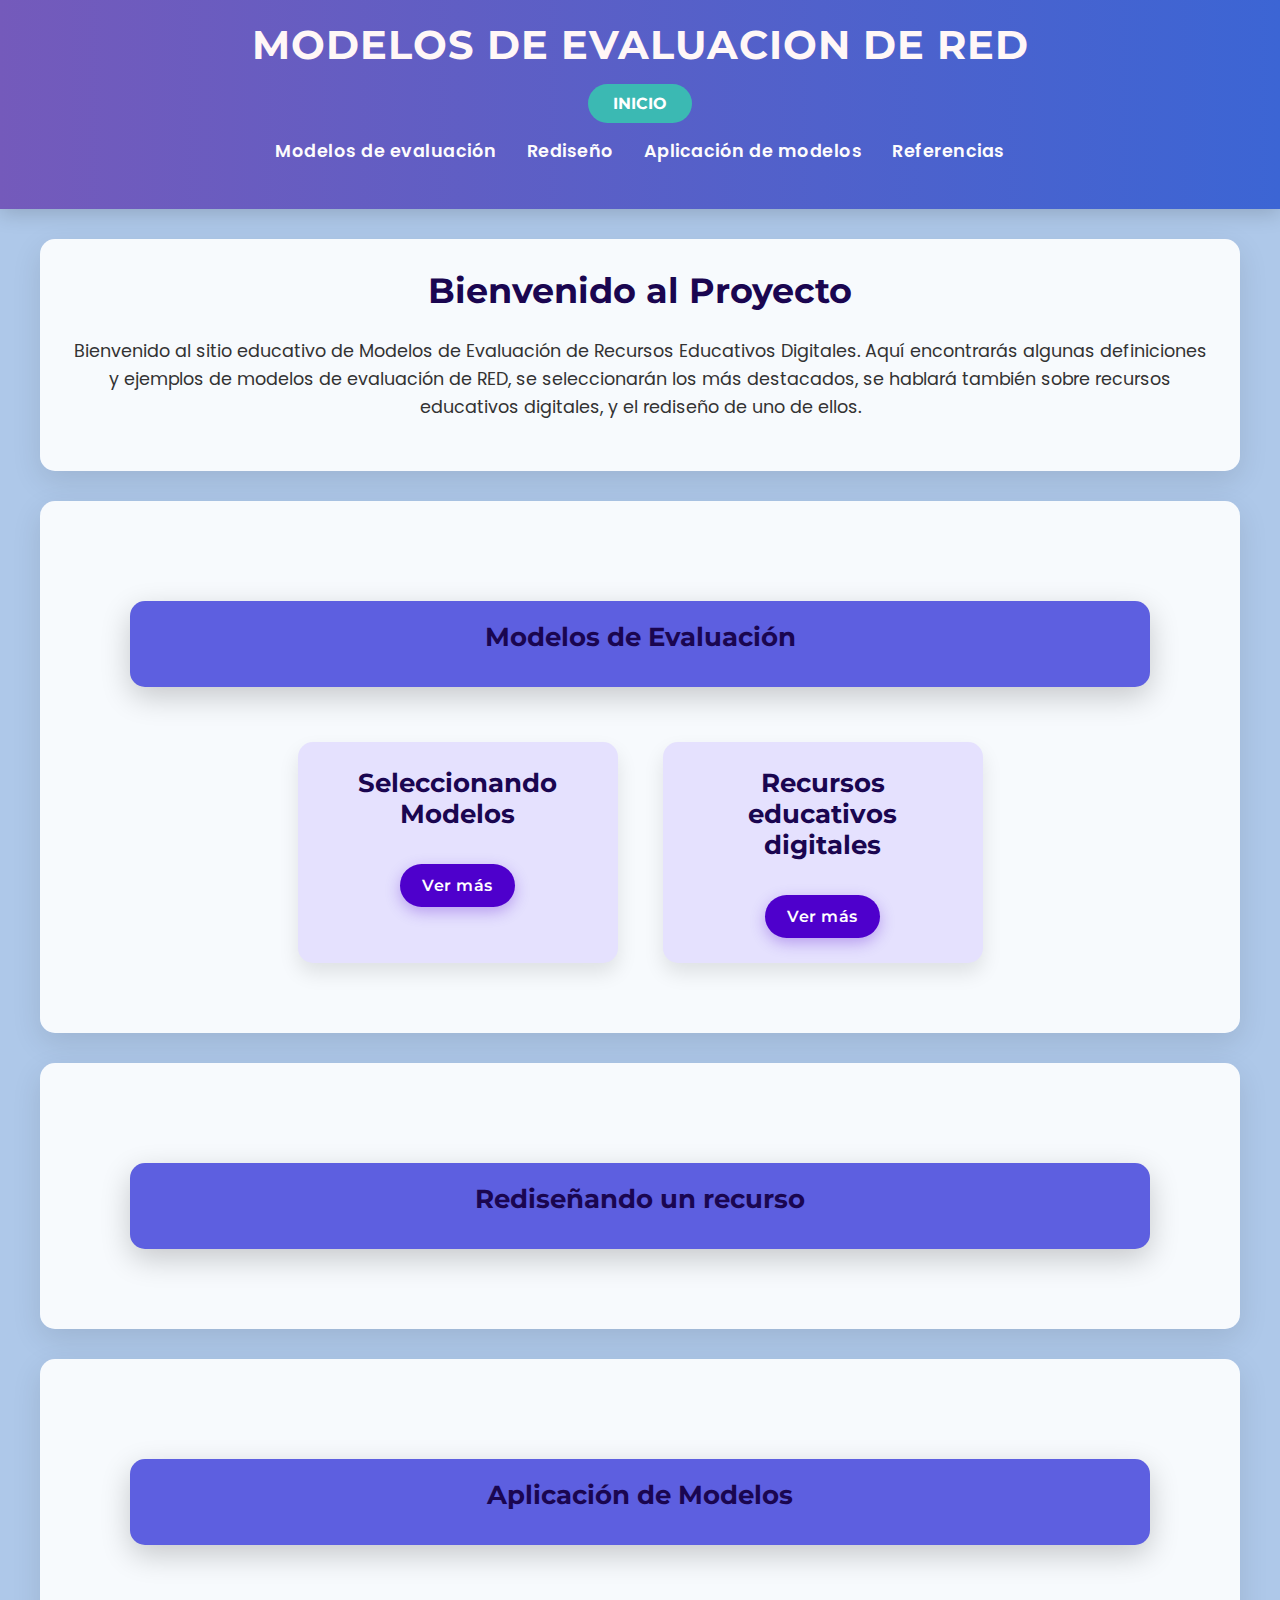
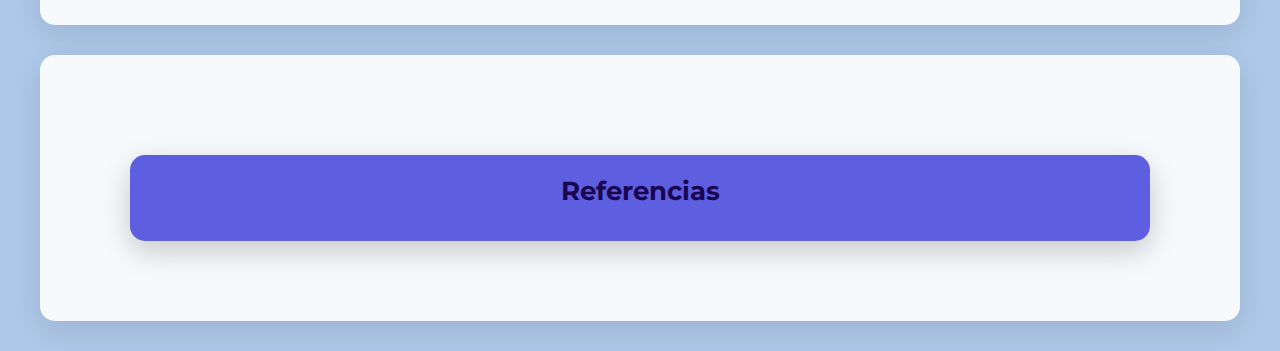
<file: index.html>
<!DOCTYPE html>
<html lang="es">
<head>
    <meta charset="UTF-8">
    <meta name="viewport" content="width=device-width, initial-scale=1.0">
    <link href="https://fonts.googleapis.com/css2?family=Montserrat:wght@400;500;600;700&family=Poppins:wght@300;400;500;600;700&display=swap" rel="stylesheet">
    <title>MODELOS DE EVALUACION DE RED</title>
    <style>
        * {
            margin: 0;
            padding: 0;
            box-sizing: border-box;
            font-family: 'Poppins', sans-serif;
        }
        
        body {
            background-color: #aec8e9;
            padding: 20px;
            background-size: 60px 60px;
            font-family: 'Poppins', sans-serif;
            margin: 0;
            padding: 0;
            overflow: auto;
            color: #000000;
        }
        
        header {
            background: linear-gradient(to right, #745abb, #3c65d4);
            color: #fff7f7;
            text-align: center;
            padding: 20px;
            box-shadow: 0 4px 20px rgba(0, 0, 0, 0.178);
            position: relative;
        }
        
        h1 {
            margin: 0;
            font-size: 2.5em;
            font-family: 'Montserrat', sans-serif;
            font-weight: 700;
            text-transform: uppercase;
            letter-spacing: 1px;
        }
        
        .btn-inicio {
            background-color: #3bb9b3;
            color: white;
            border: none;
            padding: 10px 25px;
            border-radius: 30px;
            font-size: 16px;
            cursor: pointer;
            transition: all 0.3s ease;
            margin-top: 15px;
            font-weight: bold;
            text-decoration: none;
            display: inline-block;
            font-family: 'Montserrat', sans-serif;
        }
        
        .btn-inicio:hover {
            background-color: #22948e;
            box-shadow: 0 5px 15px rgba(0, 0, 0, 0.3);
            transform: translateY(-2px);
        }
        
        nav {
            margin-bottom: 10px;
            padding: 15px;
        }
        
        nav ul {
            list-style: none;
            padding: 0;
            display: flex;
            justify-content: center;
        }
        
        nav ul li {
            display: inline;
            margin: 0 15px;
        }
        
        nav ul li a {
            color: #fdfcfd;
            text-decoration: none;
            font-weight: 600;
            transition: all 0.3s ease;
            font-size: 1.1em;
            letter-spacing: 0.5px;
            position: relative;
        }
        
        nav ul li a::after {
            content: '';
            position: absolute;
            width: 0;
            height: 2px;
            bottom: -5px;
            left: 0;
            background-color: #ffffff;
            transition: width 0.3s ease;
        }
        
        nav ul li a:hover {
            color: #ffffff;
        }
        
        nav ul li a:hover::after {
            width: 100%;
        }
        
        .promo-container {
            display: flex;
            flex-wrap: wrap;
            justify-content: center;
            gap: 25px;
            padding: 30px;
            margin-top: 30px;
        }
        
        .promo {
            background-color: #e5e1fe;
            border: none;
            border-radius: 15px;
            box-shadow: 0 10px 20px rgba(0, 0, 0, 0.1);
            width: 320px;
            padding: 25px;
            text-align: center;
            transition: all 0.4s ease;
            margin: 10px;
            text-decoration: none;
            color: inherit;
        }
        
        .promo-main {
            background-color: #5d5fe0;
            color: #ffffff;
            width: calc(100% - 60px);
            padding: 20px;
            border-radius: 15px;
            display: flex;
            align-items: center;
            justify-content: center;
            border: none;
            box-shadow: 0 10px 30px rgba(0, 0, 0, 0.2);
            margin-bottom: 20px;
        }
        
        .promo-main a {
            color: #ffffff;
            text-decoration: none;
        }
        
        .promo h2 {
            font-family: 'Montserrat', sans-serif;
            font-size: 1.6em;
            margin-bottom: 15px;
            transition: all 0.3s ease;
        }
        
        .promo:hover {
            transform: translateY(-8px);
            box-shadow: 0 15px 30px rgba(0, 0, 0, 0.2);
        }
        
        .promo:hover h2 {
            transform: scale(1.05);
        }
        
        .btn-primary {
            display: inline-block;
            margin-top: 20px;
            background-color: #4e00cc;
            color: #FFFFFF;
            text-decoration: none;
            padding: 12px 22px;
            border-radius: 30px;
            font-size: 1rem;
            font-weight: 600;
            font-family: 'Montserrat', sans-serif;
            transition: all 0.3s ease;
            border: none;
            letter-spacing: 0.5px;
            box-shadow: 0 5px 15px rgba(78, 0, 204, 0.3);
        }
        
        .btn-primary:hover {
            background-color: #29058b;
            transform: translateY(-3px);
            box-shadow: 0 8px 20px rgba(117, 0, 153, 0.4);
        }
        
        section {
            margin: 30px auto;
            background-color: rgba(255, 255, 255, 0.9);
            padding: 30px;
            border-radius: 15px;
            box-shadow: 0 10px 30px rgba(0, 0, 0, 0.1);
            max-width: 1200px;
        }
        
        h2 {
            font-size: 2.2em;
            color: #1a0650;
            margin-bottom: 25px;
            text-align: center;
            font-family: 'Montserrat', sans-serif;
            font-weight: 700;
        }
        
        p {
            text-align: center;
            font-size: 1.1em;
            line-height: 1.6;
            color: #333;
            margin-bottom: 20px;
        }
        
        strong {
            color: #1c0755;
            font-weight: 600;
        }
        
        /* Estilo para el modal usando :target */
        .modal {
            position: fixed;
            top: 0;
            left: 0;
            width: 100%;
            height: 100%;
            background-color: rgba(0,0,0,0.7);
            z-index: 1000;
            opacity: 0;
            visibility: hidden;
            transition: opacity 0.3s, visibility 0.3s;
            display: flex;
            align-items: center;
            justify-content: center;
        }
        
        .modal:target {
            opacity: 1;
            visibility: visible;
        }
        
        .modal-content {
            background-color: white;
            padding: 35px;
            border-radius: 15px;
            max-width: 500px;
            width: 90%;
            box-shadow: 0 15px 50px rgba(0, 0, 0, 0.3);
            position: relative;
            transform: translateY(-50px);
            transition: transform 0.4s cubic-bezier(0.175, 0.885, 0.32, 1.275);
        }
        
        .modal:target .modal-content {
            transform: translateY(0);
        }
        
        .close-modal {
            position: absolute;
            top: 15px;
            right: 15px;
            font-size: 28px;
            text-decoration: none;
            color: #7f8c8d;
            font-weight: bold;
            transition: all 0.3s ease;
        }
        
        .close-modal:hover {
            color: #e74c3c;
            transform: rotate(90deg);
        }
        
        .modal-info {
            text-align: center;
        }
        
        .modal-info h2 {
            font-size: 1.8em;
            color: #1c0755;
            margin-bottom: 20px;
        }
        
        .modal-info p {
            margin: 12px 0;
            font-size: 1.1em;
            line-height: 1.6;
        }
        
        .modal-image {
            width: 140px;
            height: 140px;
            border-radius: 50%;
            object-fit: cover;
            margin: 0 auto 25px;
            display: block;
            border: 5px solid #3498db;
            box-shadow: 0 10px 20px rgba(52, 152, 219, 0.3);
            transition: all 0.3s ease;
        }
        
        .modal-image:hover {
            transform: scale(1.05);
            box-shadow: 0 12px 25px rgba(52, 152, 219, 0.4);
        }
        
    </style>
</head>
<body>
    <header>
        <h1>MODELOS DE EVALUACION DE RED</h1>
        <a href="#personalInfoModal" class="btn-inicio">INICIO</a>
        <nav>
            <ul>
                <li><a href="#Modelos">Modelos de evaluación</a></li>
                <li><a href="#Rediseño">Rediseño</a></li>
                <li><a href="#Aplicación">Aplicación de modelos</a></li>
                <li><a href="#Referencias">Referencias</a></li>
            </ul>
        </nav>
    </header>
    <main>
        <section class="cover">
            <h2>Bienvenido al Proyecto</h2>
            <p>Bienvenido al sitio educativo de Modelos de Evaluación de Recursos Educativos Digitales. Aquí encontrarás algunas definiciones y ejemplos de modelos de evaluación de RED, se seleccionarán los más destacados, se hablará también sobre recursos educativos digitales, y el rediseño de uno de ellos.</p>
        </section>
    </main>


    <section id="Modelos">
        <div class="promo-container">
            <div class="promo promo-main">
                <a href="./modelos.html">
                    <h2>Modelos de Evaluación</h2>
                </a>
            </div>
            <div class="promo">
                <h2>Seleccionando Modelos</h2>
                <a href="./seleccionados.html" class="btn-primary">Ver más</a>
            </div>
            <div class="promo">
                <h2>Recursos educativos digitales</h2>
                <a href="./recursos.html" class="btn-primary">Ver más</a>
            </div>
        </div>
    </section>

    <section id="Rediseño">
        <div class="promo-container">
            <div class="promo promo-main">
                <a href="./Rediseño.html">
                    <h2>Rediseñando un recurso</h2>
                </a>
                
            </div>        
        </div>
    </section>

    <section id="Aplicación">
        <div class="promo-container">
            <div class="promo promo-main">
                <a href="./aplicacion.html">
                    <h2>Aplicación de Modelos</h2>
                </a>
            </div>
        </div>
    </section>

    <section id="Referencias">
        <div class="promo-container">
            <div class="promo promo-main">
                <a href="./referencias.html">
                    <h2>Referencias</h2>
                </a>
            </div>
        </div>
    </section>

    <!-- Modal para información personal usando :target -->
    <div id="personalInfoModal" class="modal">
        <div class="modal-content">
            <a href="#" class="close-modal">&times;</a>
            <img src="./uni.png" alt="Imagen de perfil" class="modal-image">
            <div class="modal-info">
                <h2>Presentación Personal</h2>
                <p><strong>Nombre:</strong> Jorge Hernán Castiblanco Arroyave</p>
                <p><strong>Profesor:</strong> Dora Nuvia Bayona Pinto</p>
                <p><strong>Universidad:</strong> UNIVERSIDAD DE SANTANDER</p>
                <p>Bienvenido al sitio educativo de Modelos de Evaluación de Recursos Educativos Digitales. Aquí encontrarás algunas definiciones y ejemplos de modelos de evaluación de RED, se seleccionarán los más destacados, se hablará también sobre recursos educativos digitales, y el rediseño de uno de ellos.</p>
            </div>
        </div>
    </div>
</body>
</html>
</file>
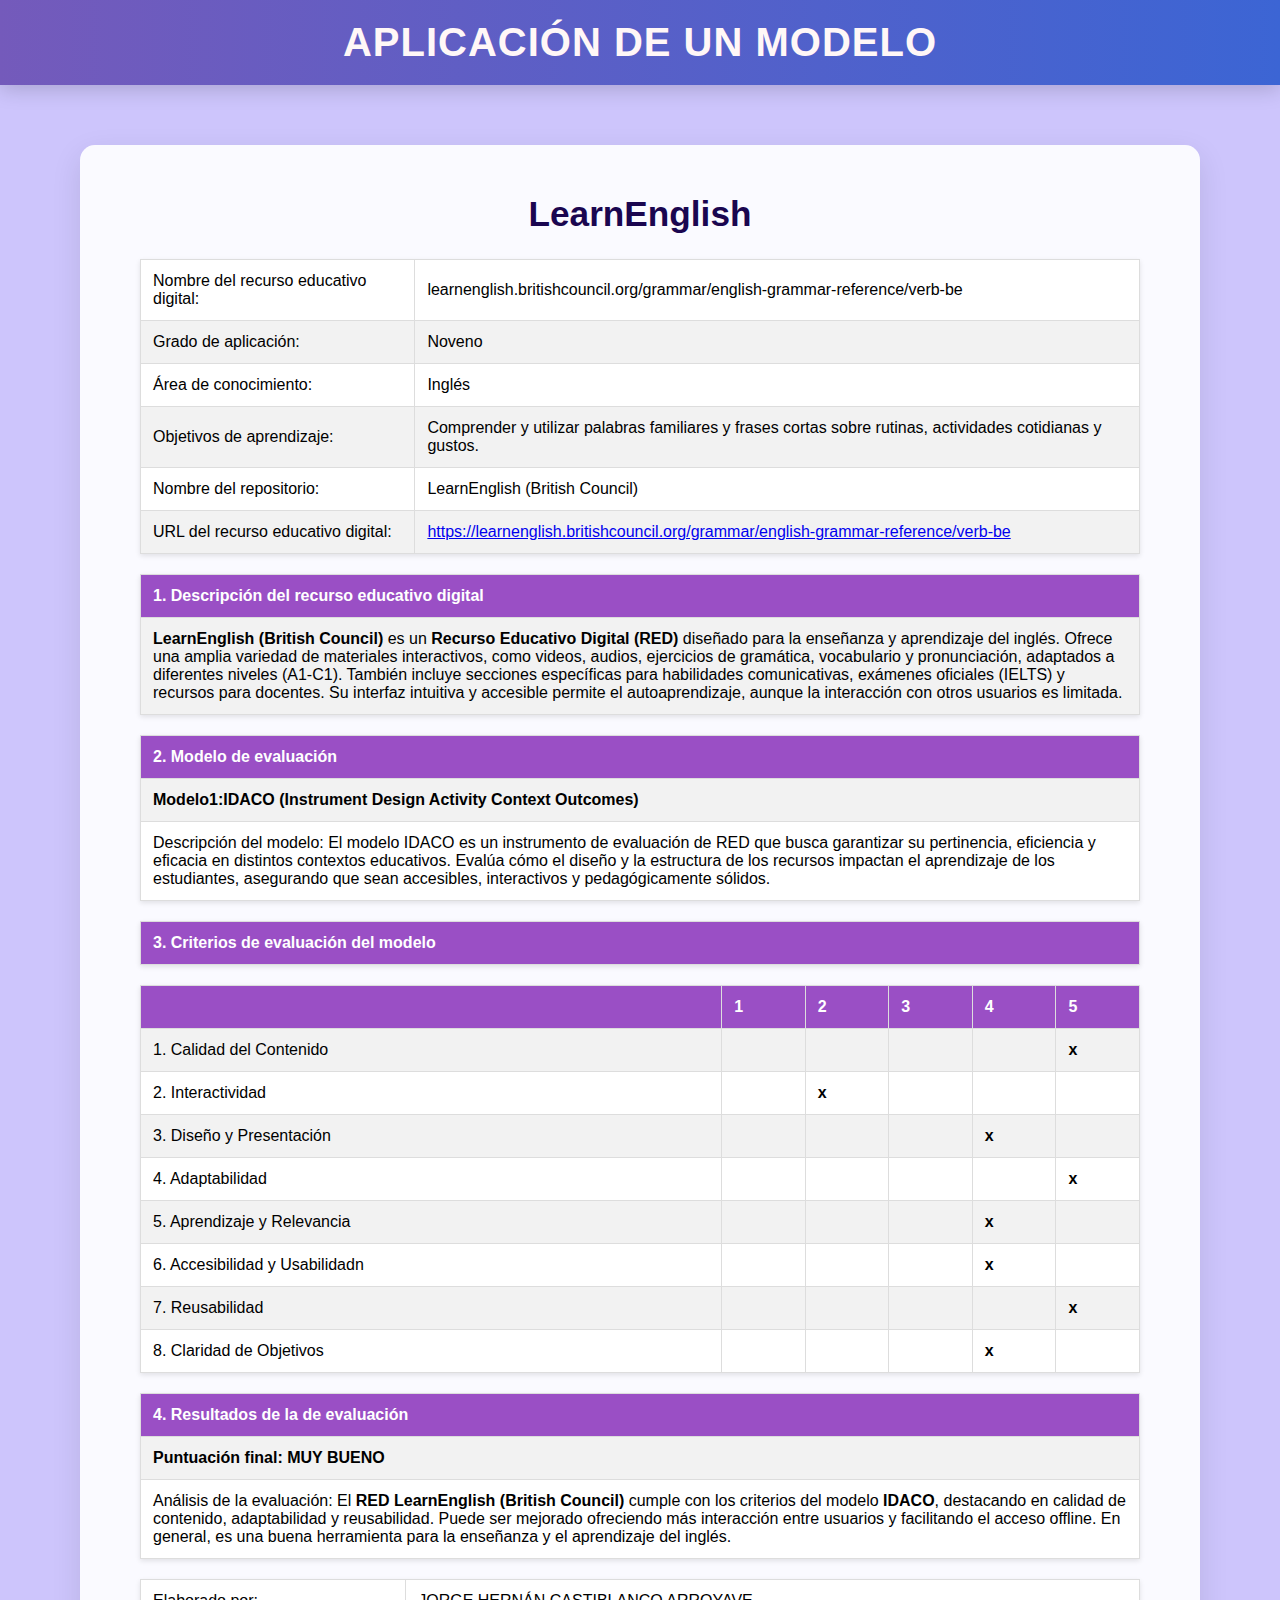
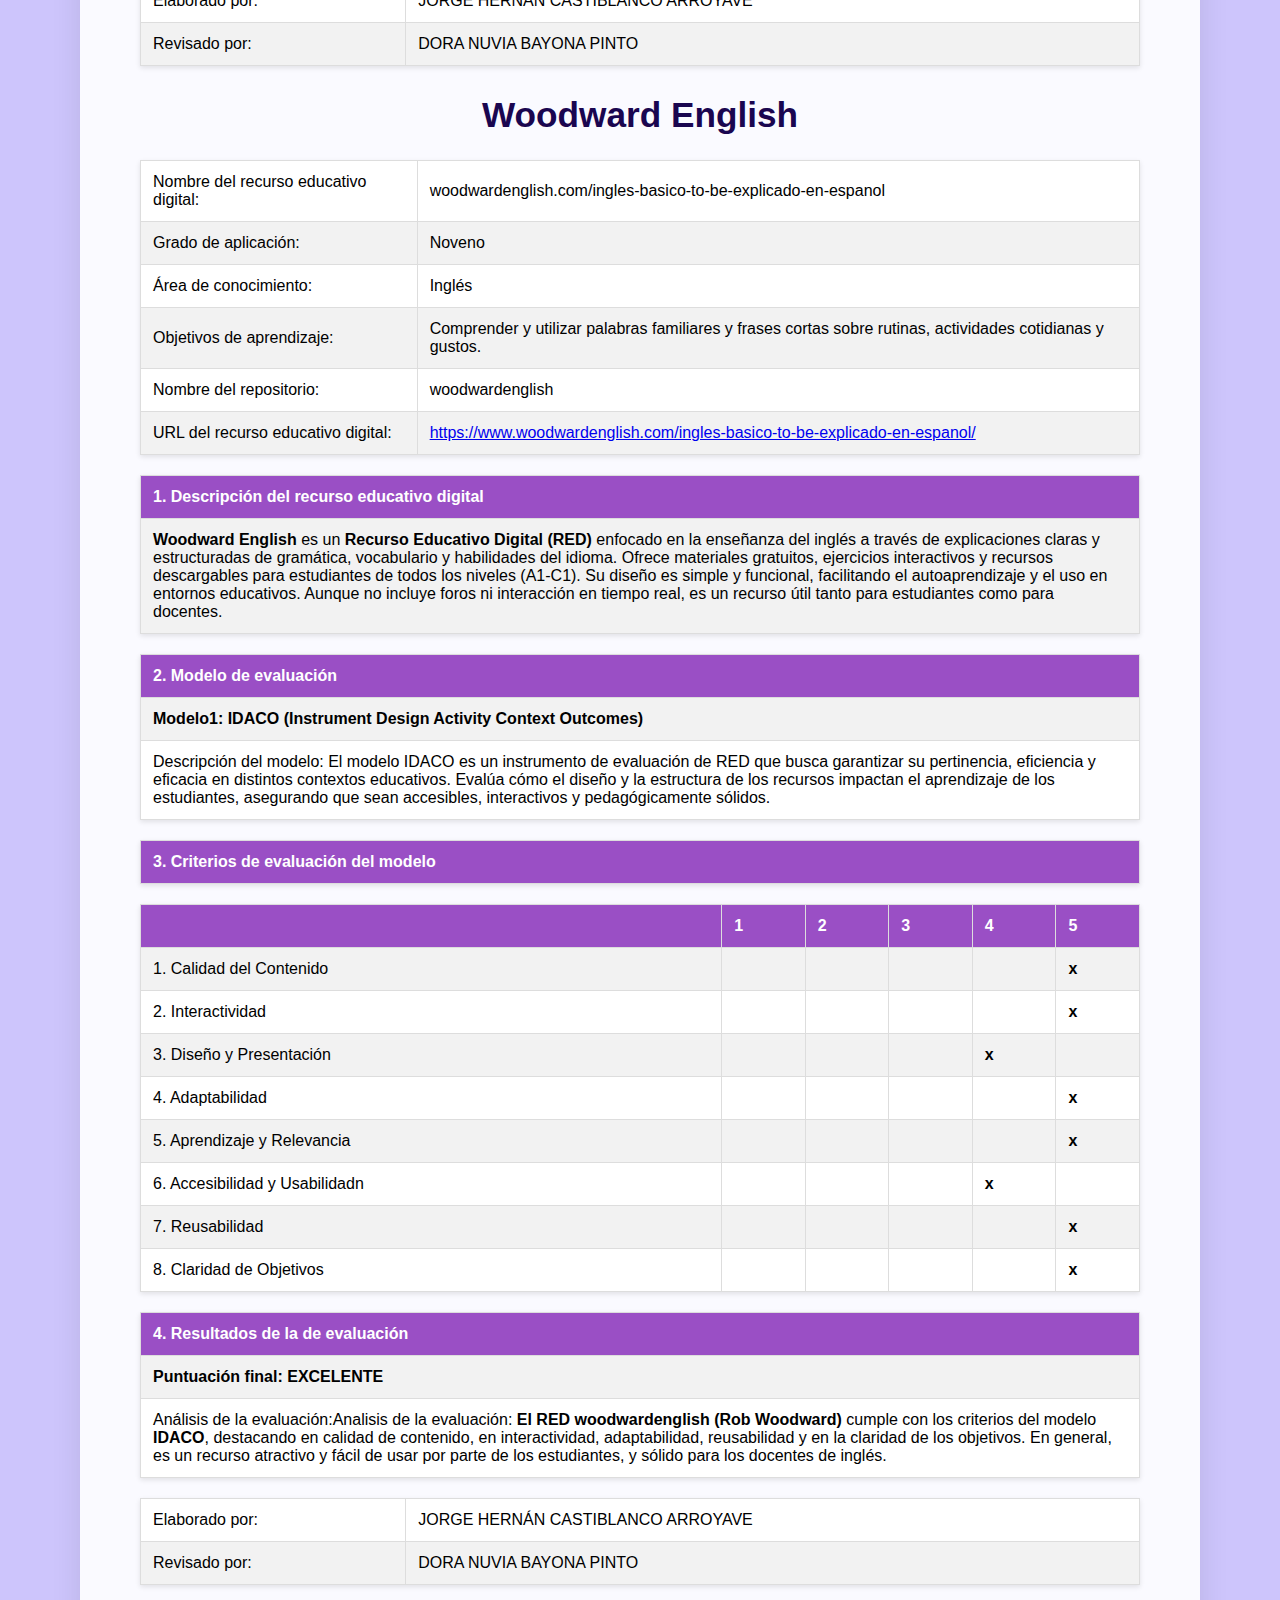
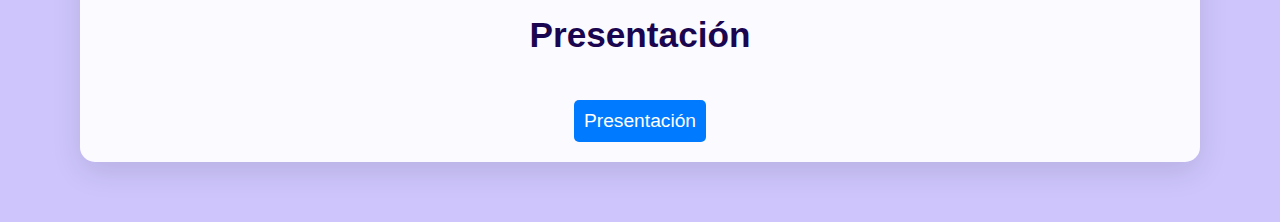
<file: aplicacion.html>
<!DOCTYPE html>
<html lang="en">
<head>
    <meta charset="UTF-8">
    <meta name="viewport" content="width=device-width, initial-scale=1.0">
    <title>Aplicación</title>
    <link rel="stylesheet" href="styles.css">
    <style>
        .button-container {
    display: flex;               /* Utiliza flexbox para centrar */
    justify-content: center;     /* Centra horizontalmente */
}

.button {
    padding: 10px;         /* Espaciado interno del botón */
    background-color: #007BFF;  /* Color de fondo del botón */
    color: white;                /* Color del texto */
    text-decoration: none;       /* Sin subrayado */
    border-radius: 5px;         /* Bordes redondeados */
}
    </style>
</head>
<body>
    <header>
        <h1>Aplicación de un Modelo</h1>
    </header>
    <section>
    <h2>LearnEnglish</h2>
    
    <table>
        <tr>
            <td>Nombre del recurso educativo digital:</td>
            <td>
                learnenglish.britishcouncil.org/grammar/english-grammar-reference/verb-be                                               
            </td>
        </tr>
        <tr>
            <td>Grado de aplicación:</td>
            <td>
                Noveno
            </td>
        </tr>
        <tr>
            <td>Área de conocimiento:</td>
            <td>
                Inglés
            </td>
        </tr>
        <tr>
            <td>Objetivos de aprendizaje:</td>
            <td>
                Comprender y utilizar palabras familiares y frases cortas sobre rutinas, actividades cotidianas y gustos.
            </td>
        </tr>
        <tr>
            <td>Nombre del repositorio:</td>
            <td> 
                LearnEnglish (British Council)
            </td>
        </tr>
        <tr>
            <td>URL del recurso educativo digital:</td>
            <td>
                <a href="https://learnenglish.britishcouncil.org/grammar/english-grammar-reference/verb-be">https://learnenglish.britishcouncil.org/grammar/english-grammar-reference/verb-be</a>
            </td>
    </table>

    <table>
        <tr>
            <th>1.	Descripción del recurso educativo digital</th>
        </tr>
        <tr>
            <td>
                <b>LearnEnglish (British Council)</b> es un <b>Recurso Educativo Digital (RED)</b> 
                diseñado para la enseñanza y aprendizaje del inglés.
                Ofrece una amplia variedad de materiales interactivos, como videos,
                audios, ejercicios de gramática, vocabulario y pronunciación, adaptados a diferentes niveles (A1-C1).
                También incluye secciones específicas para habilidades comunicativas, exámenes oficiales (IELTS) y
                recursos para docentes. Su interfaz intuitiva y accesible permite el autoaprendizaje, 
                aunque la interacción con otros usuarios es limitada.
            </td>
        </tr>
    </table>

    <table>
        <tr>
            <th>2.	Modelo de evaluación </th>
        </tr>
        <tr>
            <td><b>Modelo1:IDACO (Instrument Design Activity Context Outcomes)</b></td>
        </tr>
        <tr>
            <td>Descripción del modelo: El modelo IDACO es un instrumento de evaluación de RED que busca garantizar su pertinencia, eficiencia y eficacia en distintos contextos educativos. Evalúa cómo el diseño y la estructura de los recursos impactan el aprendizaje de los estudiantes, asegurando que sean accesibles, interactivos y pedagógicamente sólidos. </td>
        </tr>
    </table>

    <table>
        <tr>
            <th>3.	Criterios de evaluación del modelo</th>
        </tr>

    </table>

    <table>
        <tr>
            <th>

            </th>
            <th>1</th>
            <th>2</th>
            <th>3</th>
            <th>4</th>
            <th>5</th>
        </tr>
        <tr>
            <td>1. Calidad del Contenido</td>
            <td>

            </td>
            <td>
                
            </td>
            <td>
                
            </td>
            <td>
                
            </td>
            <td>
             <b>x</b>   
            </td>
        </tr>
        <tr>
            <td>2. Interactividad </td>
            <td>

            </td>
            <td>
             <b>x</b>  
            </td>
            <td>
                
            </td>
            <td>
                
            </td>
            <td>
                
            </td>
        </tr>
        <tr>
            <td>3. Diseño y Presentación</td>
            <td>

            </td>
            <td>
                
            </td>
            <td>
                
            </td>
            <td>
             <b>x</b>   
            </td>
            <td>
                
            </td>
        </tr>
        <tr>
            <td>4. Adaptabilidad</td>
            <td>

            </td>
            <td>
                
            </td>
            <td>
                
            </td>
            <td>
                
            </td>
            <td>
             <b>x</b>   
            </td>
        </tr>
        <tr>
            <td>5. Aprendizaje y Relevancia</td>
            <td>

            </td>
            <td>
                
            </td>
            <td>
                
            </td>
            <td>
             <b>x</b>       
            </td>
            <td>
                
            </td>
        </tr>
        <tr>
            <td>6. Accesibilidad y Usabilidadn</td>
            <td>

            </td>
            <td>
                
            </td>
            <td>
                
            </td>
            <td>
             <b>x</b> 
            </td>
            <td>
                
            </td>
        </tr>
        <tr>
            <td>7. Reusabilidad</td>
            <td>

            </td>
            <td>
                
            </td>
            <td>
                
            </td>
            <td>
                
            </td>
            <td>
             <b>x</b>    
            </td>
        <tr>
            <td>8. Claridad de Objetivos</td>
            <td>

            </td>
            <td>
                
            </td>
            <td>
                
            </td>
            <td>
             <b>x</b> 
            </td>
            <td>
                
            </td>
        </tr>
    </table>

    <table>
        <tr>
            <th>4.	Resultados de la de evaluación</th>
        </tr>
        <tr>
            <td>
                <b>Puntuación final: MUY BUENO </b>
            </td>
        </tr>
        <tr>
            <td>Análisis de la evaluación: El <b>RED LearnEnglish (British Council)</b> cumple con los criterios del modelo <b>IDACO</b>, destacando en calidad de contenido, adaptabilidad y reusabilidad. Puede ser mejorado ofreciendo más interacción entre usuarios y facilitando el acceso offline. En general, es una buena herramienta para la enseñanza y el aprendizaje del inglés.</td>
        </tr>
    </table>
    <table>
        <tr>
            <td>Elaborado por:</td>
            <td>
                JORGE HERNÁN CASTIBLANCO ARROYAVE                                              
            </td>
        </tr>
        <tr>
            <td>Revisado por:</td>
            <td>
                DORA NUVIA BAYONA PINTO
            </td>
        </tr>
    </table>


    <h2>Woodward English </h2>
    
    <table>
        <tr>
            <td>Nombre del recurso educativo digital:</td>
            <td>
                woodwardenglish.com/ingles-basico-to-be-explicado-en-espanol                                                  
            </td>
        </tr>
        <tr>
            <td>Grado de aplicación:</td>
            <td>
                Noveno
            </td>
        </tr>
        <tr>
            <td>Área de conocimiento:</td>
            <td>
                Inglés
            </td>
        </tr>
        <tr>
            <td>Objetivos de aprendizaje:</td>
            <td>
                Comprender y utilizar palabras familiares y frases cortas sobre rutinas, actividades cotidianas y gustos.
            </td>
        </tr>
        <tr>
            <td>Nombre del repositorio:</td>
            <td> 
                woodwardenglish
            </td>
        </tr>
        <tr>
            <td>URL del recurso educativo digital:</td>
            <td>
                <a href="https://www.woodwardenglish.com/ingles-basico-to-be-explicado-en-espanol/">https://www.woodwardenglish.com/ingles-basico-to-be-explicado-en-espanol/</a>
            </td>
    </table>

    <table>
        <tr>
            <th>1.	Descripción del recurso educativo digital</th>
        </tr>
        <tr>
            <td>
                <b>Woodward English</b> es un <b>Recurso Educativo Digital (RED)</b> enfocado en la enseñanza del inglés a través de explicaciones claras y estructuradas de gramática, vocabulario y habilidades del idioma. Ofrece materiales gratuitos, ejercicios interactivos y recursos descargables para estudiantes de todos los niveles (A1-C1). Su diseño es simple y funcional, facilitando el autoaprendizaje y el uso en entornos educativos. Aunque no incluye foros ni interacción en tiempo real, es un recurso útil tanto para estudiantes como para docentes.
            </td>
        </tr>
    </table>

    <table>
        <tr>
            <th>2.	Modelo de evaluación </th>
        </tr>
        <tr>
            <td><b>Modelo1: IDACO (Instrument Design Activity Context Outcomes)</b></td>
        </tr>
        <tr>
            <td>Descripción del modelo: El modelo IDACO es un instrumento de evaluación de RED que busca garantizar su pertinencia, eficiencia y eficacia en distintos contextos educativos. Evalúa cómo el diseño y la estructura de los recursos impactan el aprendizaje de los estudiantes, asegurando que sean accesibles, interactivos y pedagógicamente sólidos. </td>
        </tr>
    </table>

    <table>
        <tr>
            <th>3.	Criterios de evaluación del modelo</th>
        </tr>
    </table>

    <table>
        <tr>
            <th>

            </th>
            <th>1</th>
            <th>2</th>
            <th>3</th>
            <th>4</th>
            <th>5</th>
        </tr>
        <tr>
            <td>1. Calidad del Contenido</td>
            <td>

            </td>
            <td>
                
            </td>
            <td>
                
            </td>
            <td>
                
            </td>
            <td>
              <b>x</b>  
            </td>
        </tr>
        <tr>
            <td>2. Interactividad </td>
            <td>

            </td>
            <td>
                
            </td>
            <td>
                
            </td>
            <td>
                
            </td>
            <td>
                <b>x</b>
            </td>
        </tr>
        <tr>
            <td>3. Diseño y Presentación</td>
            <td>

            </td>
            <td>
                
            </td>
            <td>
                
            </td>
            <td>
                <b>x</b>  
            </td>
            <td>
                
            </td>
        </tr>
        <tr>
            <td>4. Adaptabilidad</td>
            <td>

            </td>
            <td>
                
            </td>
            <td>
                
            </td>
            <td>
                
            </td>
            <td>
                <b>x</b>   
            </td>
        </tr>
        <tr>
            <td>5. Aprendizaje y Relevancia</td>
            <td>

            </td>
            <td>
                
            </td>
            <td>
                
            </td>
            <td>
                
            </td>
            <td>
                <b>x</b>   
            </td>
        </tr>
        <tr>
            <td>6. Accesibilidad y Usabilidadn</td>
            <td>

            </td>
            <td>
                
            </td>
            <td>
                
            </td>
            <td>
                <b>x</b>
            </td>
            <td>
                
            </td>
        </tr>
        <tr>
            <td>7. Reusabilidad</td>
            <td>

            </td>
            <td>
                
            </td>
            <td>
                
            </td>
            <td>
                
            </td>
            <td>
                <b>x</b>
            </td>
        <tr>
            <td>8. Claridad de Objetivos</td>
            <td>

            </td>
            <td>
                
            </td>
            <td>
                
            </td>
            <td>
                
            </td>
            <td>
                <b>x</b>
            </td>
        </tr>
    </table>

    <table>
        <tr>
            <th>4.	Resultados de la de evaluación</th>
        </tr>
        <tr>
            <td>
                <b>Puntuación final: EXCELENTE </b>
            </td>
        </tr>
        <tr>
            <td>Análisis  de la evaluación:Analisis de la evaluación: <b>El RED woodwardenglish (Rob Woodward)</b> cumple con los criterios del modelo <b>IDACO</b>, destacando en calidad de contenido, en interactividad, adaptabilidad, reusabilidad y en la claridad de los objetivos. En general, es un recurso atractivo y fácil de usar por parte de los estudiantes, y sólido para los docentes de inglés.</td>
        </tr>
    </table>
    <table>
        <tr>
            <td>Elaborado por:</td>
            <td>
                JORGE HERNÁN CASTIBLANCO ARROYAVE                                              
            </td>
        </tr>
        <tr>
            <td>Revisado por:</td>
            <td>
                DORA NUVIA BAYONA PINTO
            </td>
        </tr>

    </table>

    
   <h2>Presentación</h2>
   <div class="button-container">
    <a href="https://www.canva.com/design/DAGhcqzc0gw/RpO9sxdOH5SKHYrJZEayMw/view?utm_content=DAGhcqzc0gw&utm_campaign=designshare&utm_medium=link2&utm_source=uniquelinks&utlId=h86a45f54df" class="button">Presentación</a>
</div>

    </section>
</body>
</html>
</file>
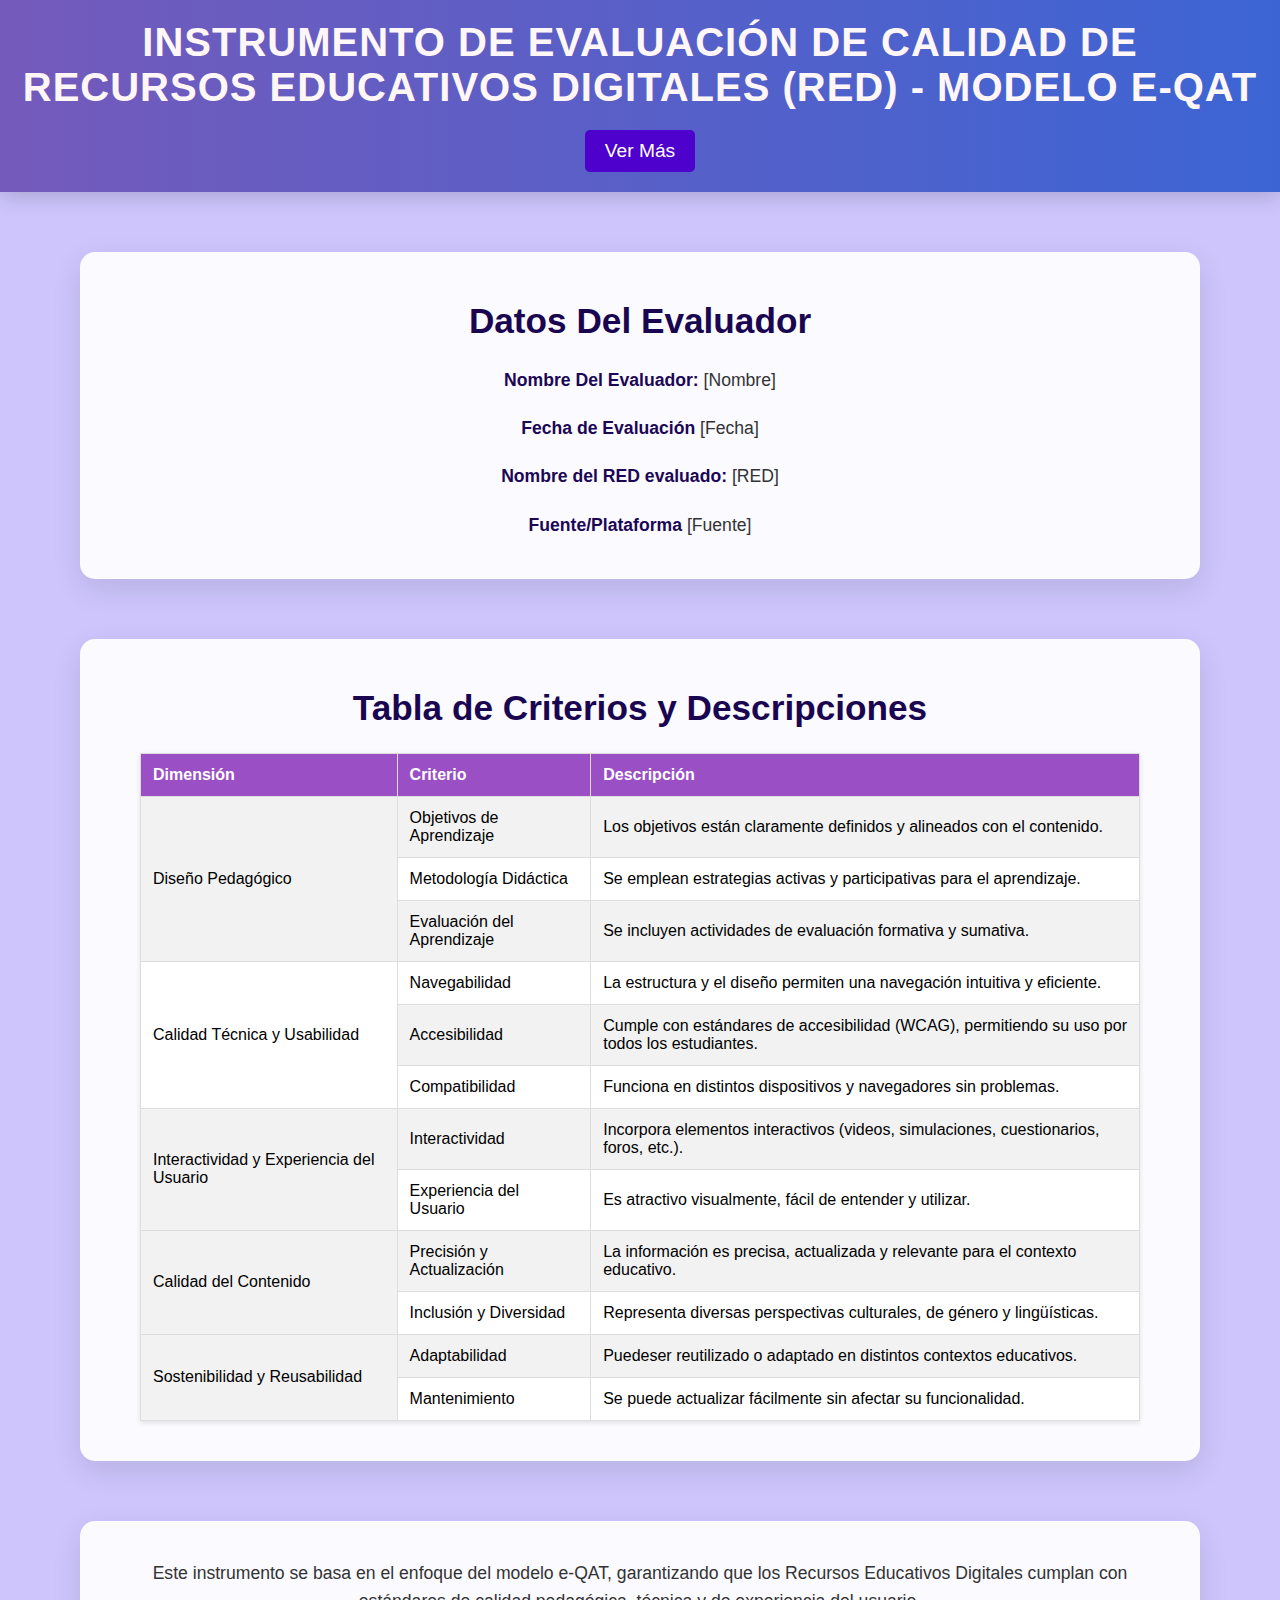
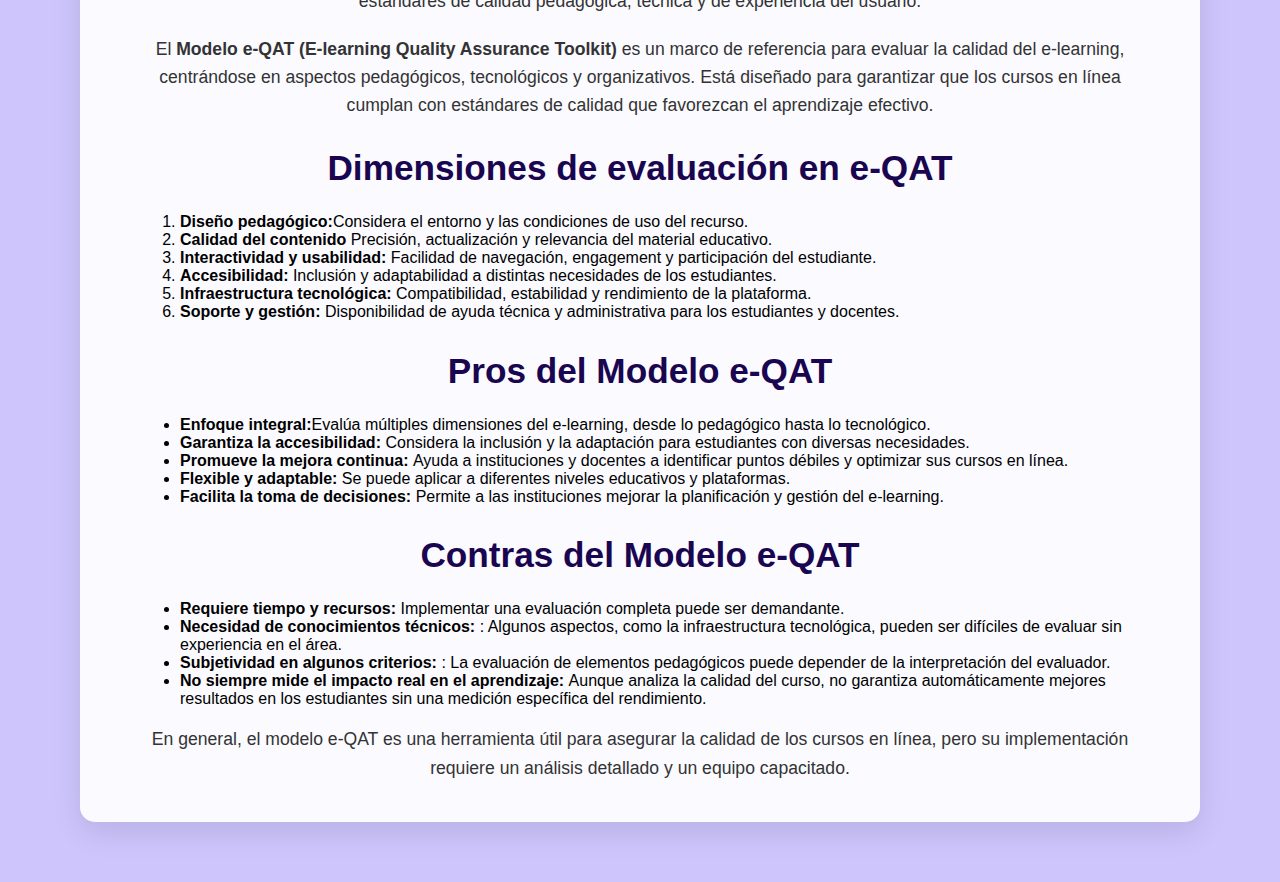
<file: instrum1.html>
<!DOCTYPE html>
<html lang="es">
<head>
    <meta charset="UTF-8">
    <meta name="viewport" content="width=device-width, initial-scale=1.0">
    <link rel="stylesheet" href="styles.css"> 
    <title>Instrumento de Evaluación de Calidad de Recursos Educativos Digitales (RED) - Modelo CODA</title>
</head>
<body>

<header>
    <h1>Instrumento de Evaluación de Calidad de Recursos Educativos Digitales (RED) - Modelo e-QAT</h1>
    <a href="model2.html" class="button">Ver Más</a>

</header>
<main>
    <section class="cover">
        <h2>Datos Del Evaluador</h2>
        <p><strong>Nombre Del Evaluador:</strong> [Nombre]</p>
        <p><strong>Fecha de Evaluación</strong> [Fecha]</p>
        <p><strong>Nombre del RED evaluado: </strong> [RED]</p>
        <p><strong>Fuente/Plataforma</strong> [Fuente]</p>
    </section>
    <section class="cover">
        <h2>Tabla de Criterios y Descripciones</h2>
        <table>
            <tr>
                <th>Dimensión</th>
                <th>Criterio</th>
                <th>Descripción</th>
            </tr>
            <tr>
                <td rowspan="3">Diseño Pedagógico</td>
                <td>Objetivos de Aprendizaje</td>
                <td>Los objetivos están claramente definidos y alineados con el contenido.</td>
            </tr>
            <tr>
                <td>Metodología Didáctica</td>
                <td>Se emplean estrategias activas y participativas para el aprendizaje.</td>
            </tr>
            <tr>
                <td>Evaluación del Aprendizaje</td>
                <td>Se incluyen actividades de evaluación formativa y sumativa.</td>
            </tr>
            <tr>
                <td rowspan="3">Calidad Técnica y Usabilidad</td>
                <td>Navegabilidad</td>
                <td>La estructura y el diseño permiten una navegación intuitiva y eficiente.</td>
            </tr>
            <tr>
                <td>Accesibilidad</td>
                <td>Cumple con estándares de accesibilidad (WCAG), permitiendo su uso por todos los estudiantes.</td>
            </tr>
            <tr>
                <td>Compatibilidad</td>
                <td>Funciona en distintos dispositivos y navegadores sin problemas.</td>
            </tr>
            <tr>
                <td rowspan="2">Interactividad y Experiencia del Usuario</td>
                <td>Interactividad</td>
                <td>Incorpora elementos interactivos (videos, simulaciones, cuestionarios, foros, etc.).</td>
            </tr>
            <tr>
                <td>Experiencia del Usuario</td>
                <td>Es atractivo visualmente, fácil de entender y utilizar.</td>
            </tr>
            <tr>
                <td rowspan="2">Calidad del Contenido</td>
                <td>Precisión y Actualización</td>
                <td>La información es precisa, actualizada y relevante para el contexto educativo.</td>
            </tr>
            <tr>
                <td>Inclusión y Diversidad</td>
                <td>Representa diversas perspectivas culturales, de género y lingüísticas.</td>
            </tr>
            <tr>
                <td rowspan="2">Sostenibilidad y Reusabilidad</td>
                <td>Adaptabilidad</td>
                <td>Puedeser reutilizado o adaptado en distintos contextos educativos.</td>
            </tr>
            <tr>
                <td>Mantenimiento</td>
                <td>Se puede actualizar fácilmente sin afectar su funcionalidad.</td>
            </tr>
        </table>
    </section>
    <section class="cover">
        <p>Este instrumento se basa en el enfoque del modelo e-QAT, garantizando que los Recursos Educativos Digitales cumplan con estándares de calidad pedagógica, técnica y de experiencia del usuario.</p>
        <p>El <b>Modelo e-QAT (E-learning Quality Assurance Toolkit)</b> es un marco de referencia para evaluar la calidad del e-learning, centrándose en aspectos pedagógicos, tecnológicos y organizativos. Está diseñado para garantizar que los cursos en línea cumplan con estándares de calidad que favorezcan el aprendizaje efectivo.</p>
        <h2>Dimensiones de evaluación en e-QAT</h2>
        <ol>
            <li><b>Diseño pedagógico:</b>Considera el entorno y las condiciones de uso del recurso.</li>
            <li><b>Calidad del contenido </b>Precisión, actualización y relevancia del material educativo.</li>
            <li><b>Interactividad y usabilidad:  </b>Facilidad de navegación, engagement y participación del estudiante.</li>
            <li><b>Accesibilidad:  </b>Inclusión y adaptabilidad a distintas necesidades de los estudiantes.</li>
            <li><b>Infraestructura tecnológica: </b>Compatibilidad, estabilidad y rendimiento de la plataforma.</li>
            <li><b>Soporte y gestión: </b>Disponibilidad de ayuda técnica y administrativa para los estudiantes y docentes.</li>
        </ol>
    <h2>Pros del Modelo e-QAT</h2>
    <ul>
        <li><b>Enfoque integral:</b>Evalúa múltiples dimensiones del e-learning, desde lo pedagógico hasta lo tecnológico.</li>
        <li><b>Garantiza la accesibilidad:  </b>Considera la inclusión y la adaptación para estudiantes con diversas necesidades.</li>
        <li><b>Promueve la mejora continua:  </b>Ayuda a instituciones y docentes a identificar puntos débiles y optimizar sus cursos en línea.</li>
        <li><b>Flexible y adaptable:  </b>Se puede aplicar a diferentes niveles educativos y plataformas.</li>
        <li><b>Facilita la toma de decisiones:  </b>Permite a las instituciones mejorar la planificación y gestión del e-learning.</li>
    </ul>
    <h2>Contras del Modelo e-QAT</h2>
    <ul>
        <li><b>Requiere tiempo y recursos:  </b>Implementar una evaluación completa puede ser demandante.</li>
        <li><b>Necesidad de conocimientos técnicos:  </b>: Algunos aspectos, como la infraestructura tecnológica, pueden ser difíciles de evaluar sin experiencia en el área.</li>
        <li><b>Subjetividad en algunos criterios: </b>: La evaluación de elementos pedagógicos puede depender de la interpretación del evaluador.</li>
        <li><b>No siempre mide el impacto real en el aprendizaje:  </b>Aunque analiza la calidad del curso, no garantiza automáticamente mejores resultados en los estudiantes sin una medición específica del rendimiento.</li>
    </ul>
    <p>En general, el modelo e-QAT es una herramienta útil para asegurar la calidad de los cursos en línea, pero su implementación requiere un análisis detallado y un equipo capacitado.
    </p>


    </section>
</main>
</body>
</html>
</file>
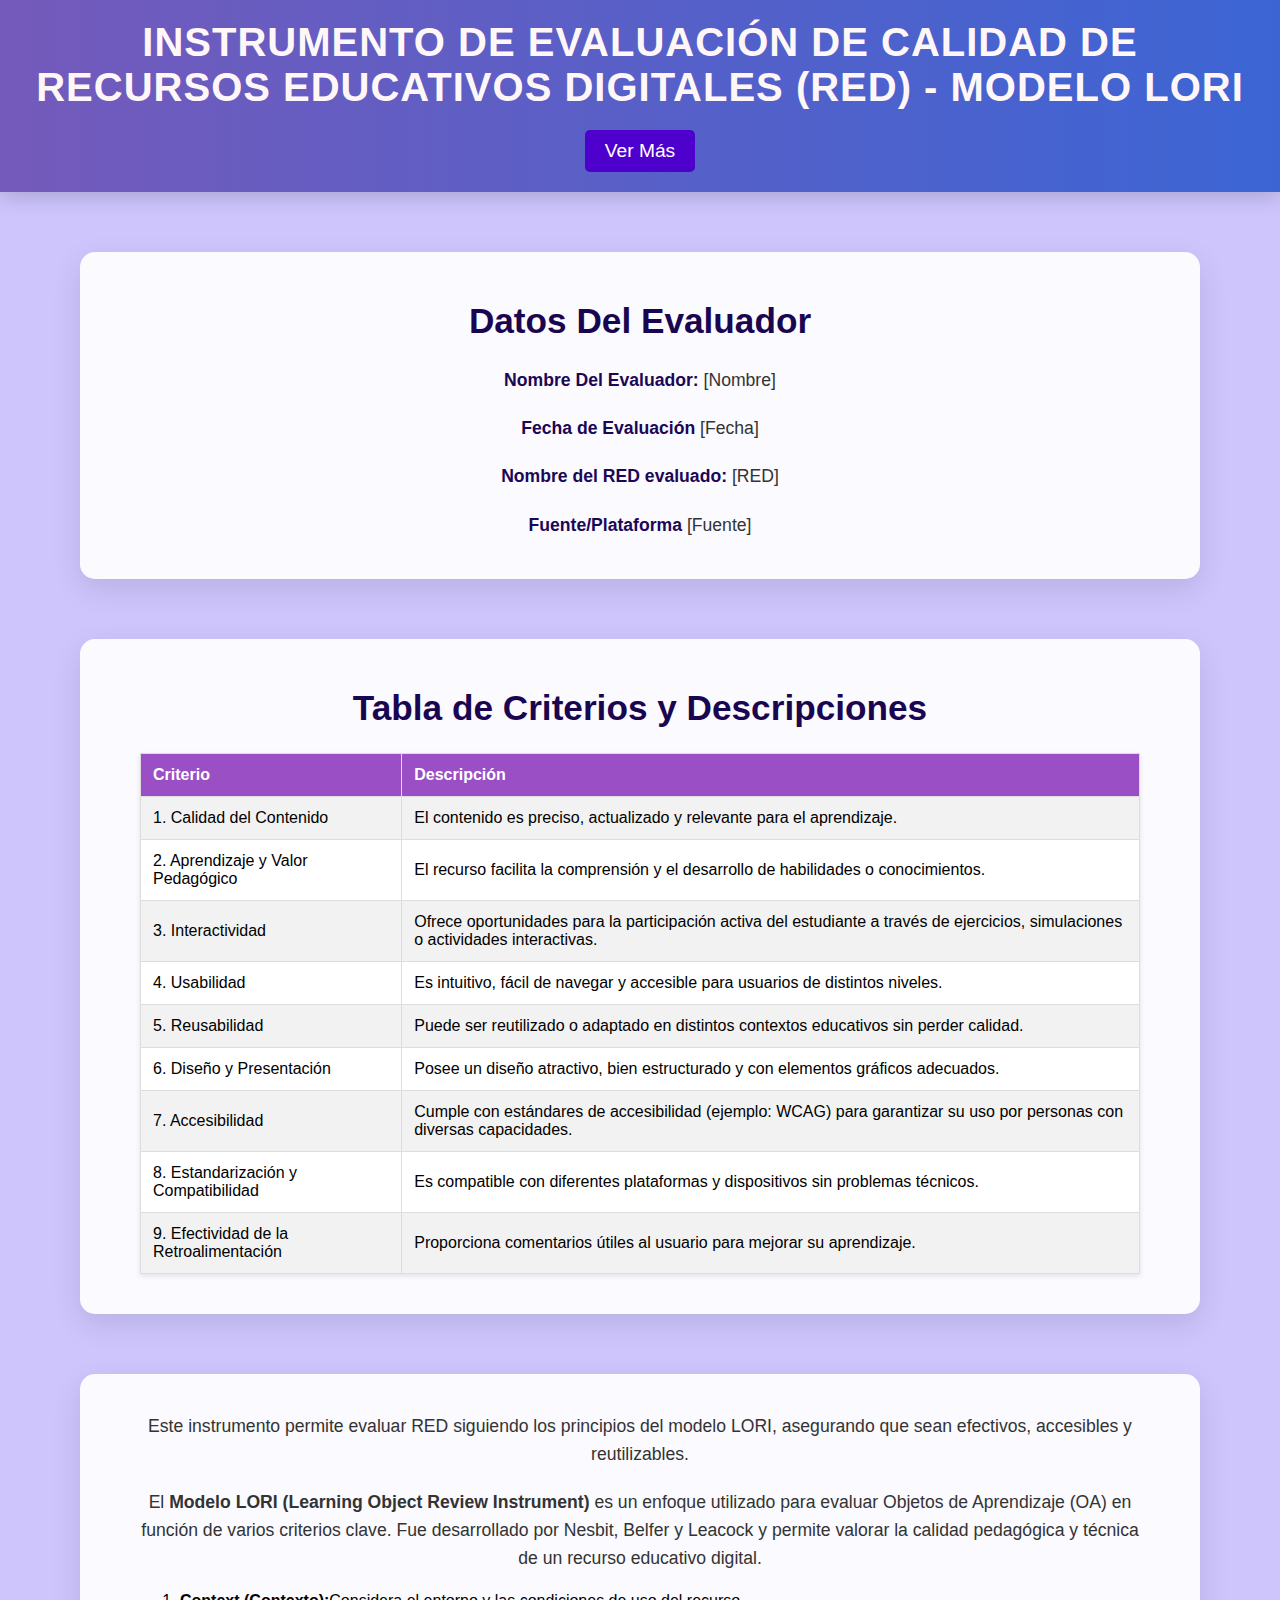
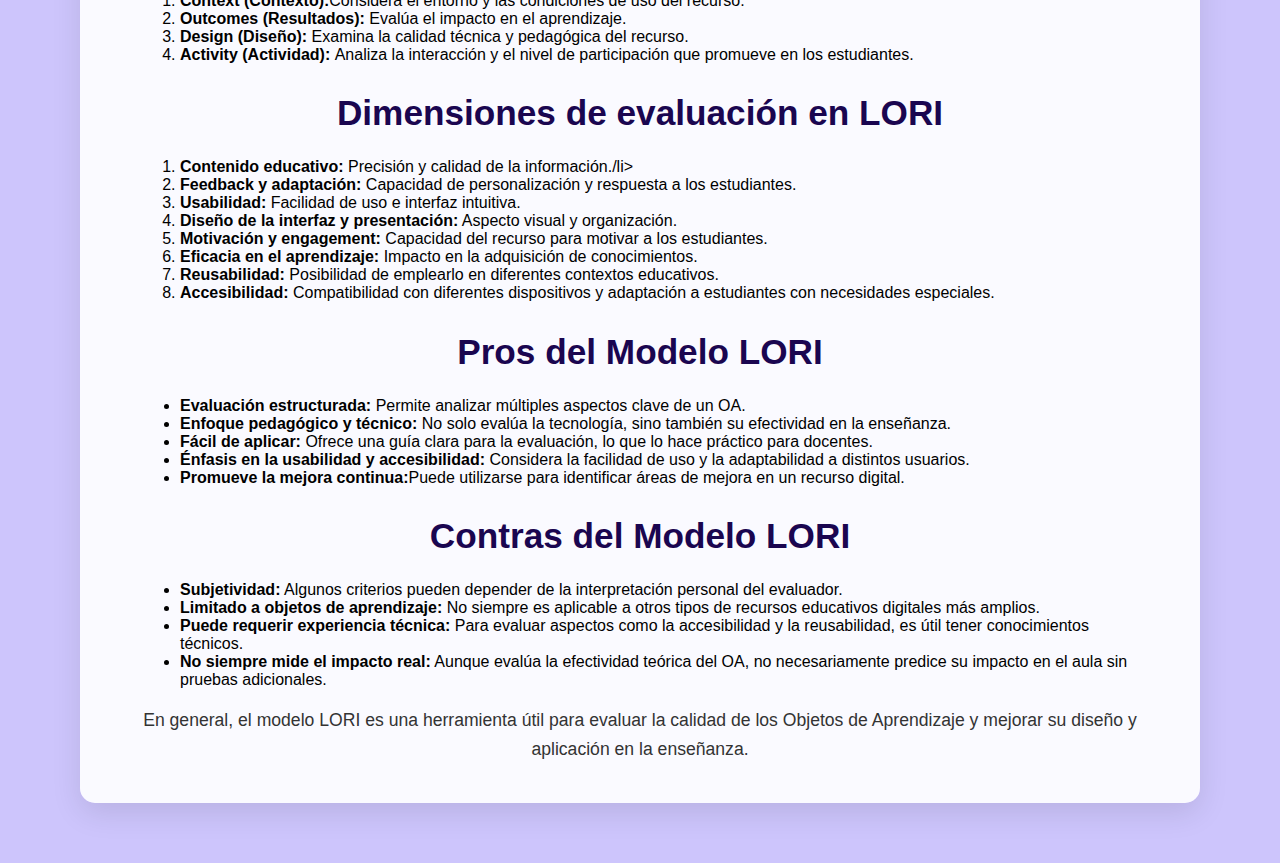
<file: instrum2.html>
<!DOCTYPE html>
<html lang="es">
<head>
    <meta charset="UTF-8">
    <meta name="viewport" content="width=device-width, initial-scale=1.0">
    <link rel="stylesheet" href="styles.css"> 
    <title>Instrumento de Evaluación de Calidad de Recursos Educativos Digitales (RED) - Modelo LORI</title>
</head>
<body>

<header>
    <h1>Instrumento de Evaluación de Calidad de Recursos Educativos Digitales (RED) - Modelo LORI</h1>
    <a href="model3.html" class="button">Ver Más</a>

</header>
<main>
    <section class="cover">
        <h2>Datos Del Evaluador</h2>
        <p><strong>Nombre Del Evaluador:</strong> [Nombre]</p>
        <p><strong>Fecha de Evaluación</strong> [Fecha]</p>
        <p><strong>Nombre del RED evaluado: </strong> [RED]</p>
        <p><strong>Fuente/Plataforma</strong> [Fuente]</p>
    </section>
    <section class="cover">
        <h2>Tabla de Criterios y Descripciones</h2>
        <table>
            <tr>
                <th>Criterio</th>
                <th>Descripción</th>
            </tr>
            <tr>
                <td>1. Calidad del Contenido</td>
                <td>El contenido es preciso, actualizado y relevante para el aprendizaje.</td>
            </tr>
            <tr>
                <td>2. Aprendizaje y Valor Pedagógico</td>
                <td>El recurso facilita la comprensión y el desarrollo de habilidades o conocimientos.</td>
            </tr>
            <tr>
                <td>3. Interactividad</td>
                <td>Ofrece oportunidades para la participación activa del estudiante a través de ejercicios, simulaciones o actividades interactivas.</td>
            </tr>
            <tr>
                <td>4. Usabilidad</td>
                <td>Es intuitivo, fácil de navegar y accesible para usuarios de distintos niveles.</td>
            </tr>
            <tr>
                <td>5. Reusabilidad</td>
                <td>Puede ser reutilizado o adaptado en distintos contextos educativos sin perder calidad.</td>
            </tr>
            <tr>
                <td>6. Diseño y Presentación</td>
                <td>Posee un diseño atractivo, bien estructurado y con elementos gráficos adecuados.</td>
            </tr>
            <tr>
                <td>7. Accesibilidad</td>
                <td>Cumple con estándares de accesibilidad (ejemplo: WCAG) para garantizar su uso por personas con diversas capacidades.</td>
            </tr>
            <tr>
                <td>8. Estandarización y Compatibilidad</td>
                <td>Es compatible con diferentes plataformas y dispositivos sin problemas técnicos.</td>
            </tr>
            <tr>
                <td>9. Efectividad de la Retroalimentación</td>
                <td>Proporciona comentarios útiles al usuario para mejorar su aprendizaje.</td>
            </tr>
        </table>
    </section>
    <section class="cover">
        <p>Este instrumento permite evaluar RED siguiendo los principios del modelo LORI, asegurando que sean efectivos, accesibles y reutilizables.</p>
        <p>El <b>Modelo LORI (Learning Object Review Instrument)</b> es un enfoque utilizado para evaluar Objetos de Aprendizaje (OA) en función de varios criterios clave. Fue desarrollado por Nesbit, Belfer y Leacock y permite valorar la calidad pedagógica y técnica de un recurso educativo digital.</p>
        <ol>
            <li><b>Context (Contexto):</b>Considera el entorno y las condiciones de uso del recurso.</li>
            <li><b>Outcomes (Resultados): </b>Evalúa el impacto en el aprendizaje.</li>
            <li><b>Design (Diseño): </b>Examina la calidad técnica y pedagógica del recurso.</li>
            <li><b>Activity (Actividad): </b>Analiza la interacción y el nivel de participación que promueve en los estudiantes.</li>
        </ol>
    <h2>Dimensiones de evaluación en LORI</h2>
    <ol>
        <li><b>Contenido educativo:</b> Precisión y calidad de la información./li>
        <li><b>Feedback y adaptación: </b>Capacidad de personalización y respuesta a los estudiantes.</li>
        <li><b>Usabilidad:</b> Facilidad de uso e interfaz intuitiva.</li>
        <li><b>Diseño de la interfaz y presentación:</b> Aspecto visual y organización.</li>
        <li><b>Motivación y engagement:</b> Capacidad del recurso para motivar a los estudiantes.</li>
        <li><b>Eficacia en el aprendizaje:</b> Impacto en la adquisición de conocimientos.</li>
        <li><b>Reusabilidad: </b>Posibilidad de emplearlo en diferentes contextos educativos.</li>
        <li><b>Accesibilidad:</b> Compatibilidad con diferentes dispositivos y adaptación a estudiantes con necesidades especiales.</li>
    </ol>
    <h2>Pros del Modelo LORI</h2>
    <ul>
        <li><b>Evaluación estructurada: </b>Permite analizar múltiples aspectos clave de un OA.</li>
        <li><b>Enfoque pedagógico y técnico:</b> No solo evalúa la tecnología, sino también su efectividad en la enseñanza.</li>
        <li><b>Fácil de aplicar:</b> Ofrece una guía clara para la evaluación, lo que lo hace práctico para docentes.</li>
        <li><b>Énfasis en la usabilidad y accesibilidad:</b> Considera la facilidad de uso y la adaptabilidad a distintos usuarios.</li>
        <li><b>Promueve la mejora continua:</b>Puede utilizarse para identificar áreas de mejora en un recurso digital.</li>
    </ul>

    <h2>Contras del Modelo LORI</h2>
    <ul>
        <li><b>Subjetividad:</b> Algunos criterios pueden depender de la interpretación personal del evaluador.</li>
        <li><b>Limitado a objetos de aprendizaje:</b> No siempre es aplicable a otros tipos de recursos educativos digitales más amplios.</li>
        <li><b>Puede requerir experiencia técnica:</b> Para evaluar aspectos como la accesibilidad y la reusabilidad, es útil tener conocimientos técnicos.</li>
        <li><b>No siempre mide el impacto real:</b> Aunque evalúa la efectividad teórica del OA, no necesariamente predice su impacto en el aula sin pruebas adicionales.</li>
    </ul>
    <p>En general, el modelo LORI es una herramienta útil para evaluar la calidad de los Objetos de Aprendizaje y mejorar su diseño y aplicación en la enseñanza.</p>


    </section>
</main>
</body>
</html>
</file>
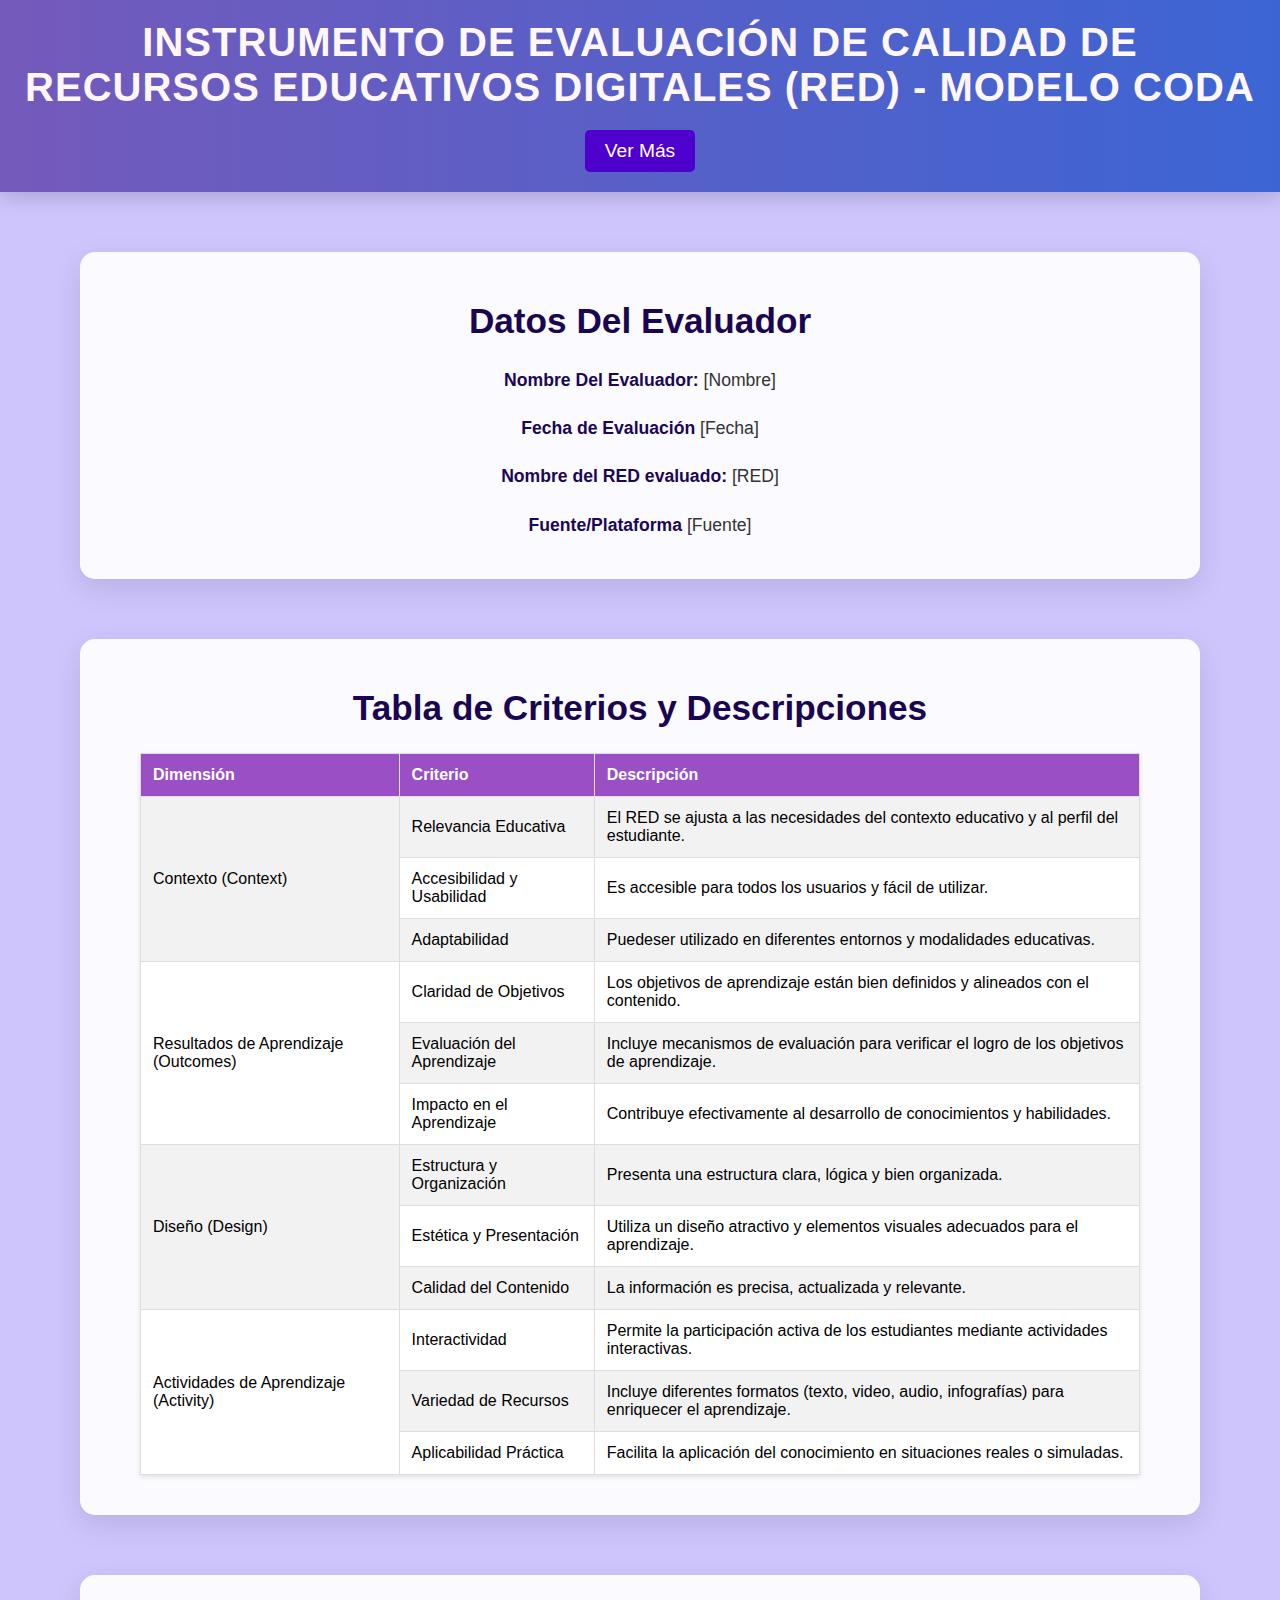
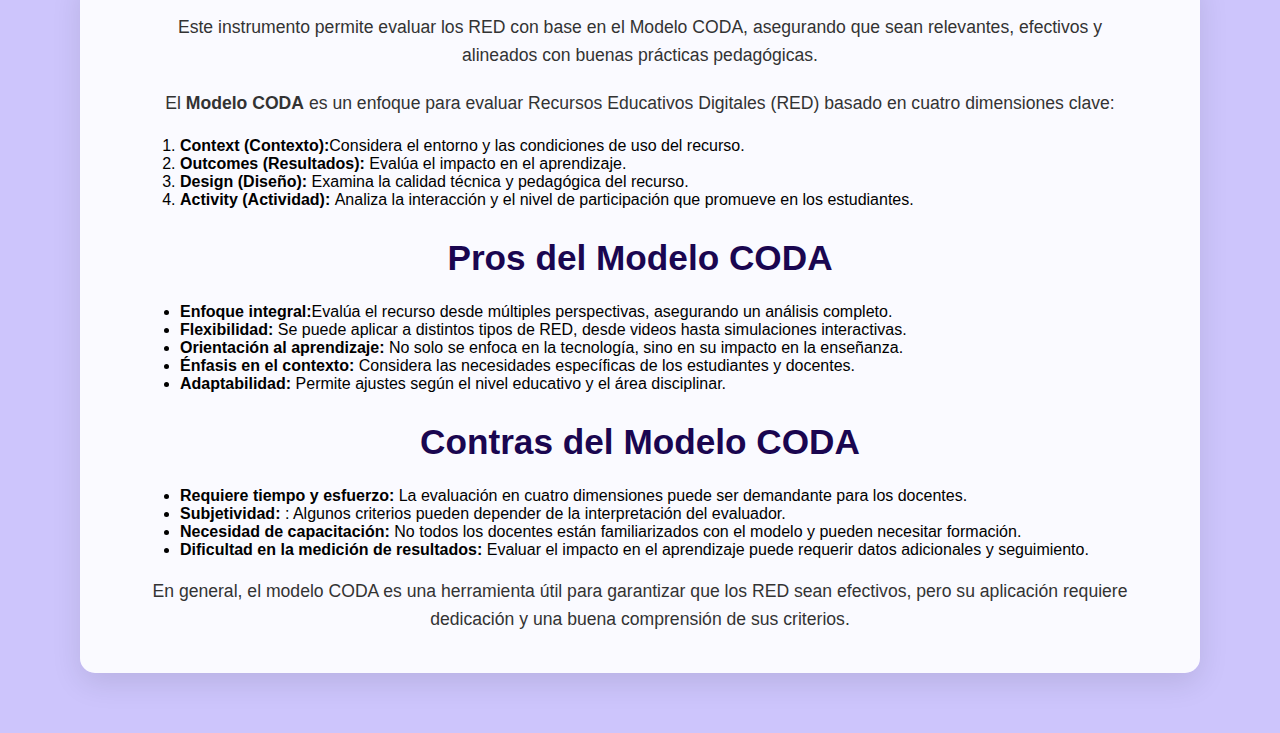
<file: instrum3.html>
<!DOCTYPE html>
<html lang="es">
<head>
    <meta charset="UTF-8">
    <meta name="viewport" content="width=device-width, initial-scale=1.0">
    <link rel="stylesheet" href="styles.css"> 
    <title>Instrumento de Evaluación de Calidad de Recursos Educativos Digitales (RED) - Modelo CODA</title>
    
</head>
<body>

<header>
    <h1>Instrumento de Evaluación de Calidad de Recursos Educativos Digitales (RED) - Modelo CODA</h1>
    <a href="model7.html" class="button">Ver Más</a>

</header>
<main>
    <section class="cover">
        <h2>Datos Del Evaluador</h2>
        <p><strong>Nombre Del Evaluador:</strong> [Nombre]</p>
        <p><strong>Fecha de Evaluación</strong> [Fecha]</p>
        <p><strong>Nombre del RED evaluado: </strong> [RED]</p>
        <p><strong>Fuente/Plataforma</strong> [Fuente]</p>
    </section>
    <section class="cover">
        <h2>Tabla de Criterios y Descripciones</h2>
<table>
    <tr>
        <th>Dimensión</th>
        <th>Criterio</th>
        <th>Descripción</th>
    </tr>
    <tr>
        <td rowspan="3">Contexto (Context)</td>
        <td>Relevancia Educativa</td>
        <td>El RED se ajusta a las necesidades del contexto educativo y al perfil del estudiante.</td>
    </tr>
    <tr>
        <td>Accesibilidad y Usabilidad</td>
        <td>Es accesible para todos los usuarios y fácil de utilizar.</td>
    </tr>
    <tr>
        <td>Adaptabilidad</td>
        <td>Puedeser utilizado en diferentes entornos y modalidades educativas.</td>
    </tr>
    <tr>
        <td rowspan="3">Resultados de Aprendizaje (Outcomes)</td>
        <td>Claridad de Objetivos</td>
        <td>Los objetivos de aprendizaje están bien definidos y alineados con el contenido.</td>
    </tr>
    <tr>
        <td>Evaluación del Aprendizaje</td>
        <td>Incluye mecanismos de evaluación para verificar el logro de los objetivos de aprendizaje.</td>
    </tr>
    <tr>
        <td>Impacto en el Aprendizaje</td>
        <td>Contribuye efectivamente al desarrollo de conocimientos y habilidades.</td>
    </tr>
    <tr>
        <td rowspan="3">Diseño (Design)</td>
        <td>Estructura y Organización</td>
        <td>Presenta una estructura clara, lógica y bien organizada.</td>
    </tr>
    <tr>
        <td>Estética y Presentación</td>
        <td>Utiliza un diseño atractivo y elementos visuales adecuados para el aprendizaje.</td>
    </tr>
    <tr>
        <td>Calidad del Contenido</td>
        <td>La información es precisa, actualizada y relevante.</td>
    </tr>
    <tr>
        <td rowspan="3">Actividades de Aprendizaje (Activity)</td>
        <td>Interactividad</td>
        <td>Permite la participación activa de los estudiantes mediante actividades interactivas.</td>
    </tr>
    <tr>
        <td>Variedad de Recursos</td>
        <td>Incluye diferentes formatos (texto, video, audio, infografías) para enriquecer el aprendizaje.</td>
    </tr>
    <tr>
        <td>Aplicabilidad Práctica</td>
        <td>Facilita la aplicación del conocimiento en situaciones reales o simuladas.</td>
    </tr>
</table>
    </section>
    <section class="cover">
        <p>Este instrumento permite evaluar los RED con base en el Modelo CODA, asegurando que sean relevantes, efectivos y alineados con buenas prácticas pedagógicas.</p>
        <p>El <b>Modelo CODA</b> es un enfoque para evaluar Recursos Educativos Digitales (RED) basado en cuatro dimensiones clave:</p>
        <ol>
            <li><b>Context (Contexto):</b>Considera el entorno y las condiciones de uso del recurso.</li>
            <li><b>Outcomes (Resultados): </b>Evalúa el impacto en el aprendizaje.</li>
            <li><b>Design (Diseño): </b>Examina la calidad técnica y pedagógica del recurso.</li>
            <li><b>Activity (Actividad): </b>Analiza la interacción y el nivel de participación que promueve en los estudiantes.</li>
        </ol>
    <h2>Pros del Modelo CODA</h2>
    <ul>
        <li><b>Enfoque integral:</b>Evalúa el recurso desde múltiples perspectivas, asegurando un análisis completo.</li>
        <li><b>Flexibilidad: </b>Se puede aplicar a distintos tipos de RED, desde videos hasta simulaciones interactivas.</li>
        <li><b>Orientación al aprendizaje: </b>No solo se enfoca en la tecnología, sino en su impacto en la enseñanza.</li>
        <li><b>Énfasis en el contexto: </b>Considera las necesidades específicas de los estudiantes y docentes.</li>
        <li><b>Adaptabilidad: </b>Permite ajustes según el nivel educativo y el área disciplinar.</li>
    </ul>
    <h2>Contras del Modelo CODA</h2>
    <ul>
        <li><b>Requiere tiempo y esfuerzo: </b>La evaluación en cuatro dimensiones puede ser demandante para los docentes.</li>
        <li><b>Subjetividad: </b>: Algunos criterios pueden depender de la interpretación del evaluador.</li>
        <li><b>Necesidad de capacitación: </b>No todos los docentes están familiarizados con el modelo y pueden necesitar formación.</li>
        <li><b>Dificultad en la medición de resultados: </b>Evaluar el impacto en el aprendizaje puede requerir datos adicionales y seguimiento.</li>
    </ul>
    <p>En general, el modelo CODA es una herramienta útil para garantizar que los RED sean efectivos, pero su aplicación requiere dedicación y una buena comprensión de sus criterios. </p>


    </section>
</main>
</body>
</html>
</file>
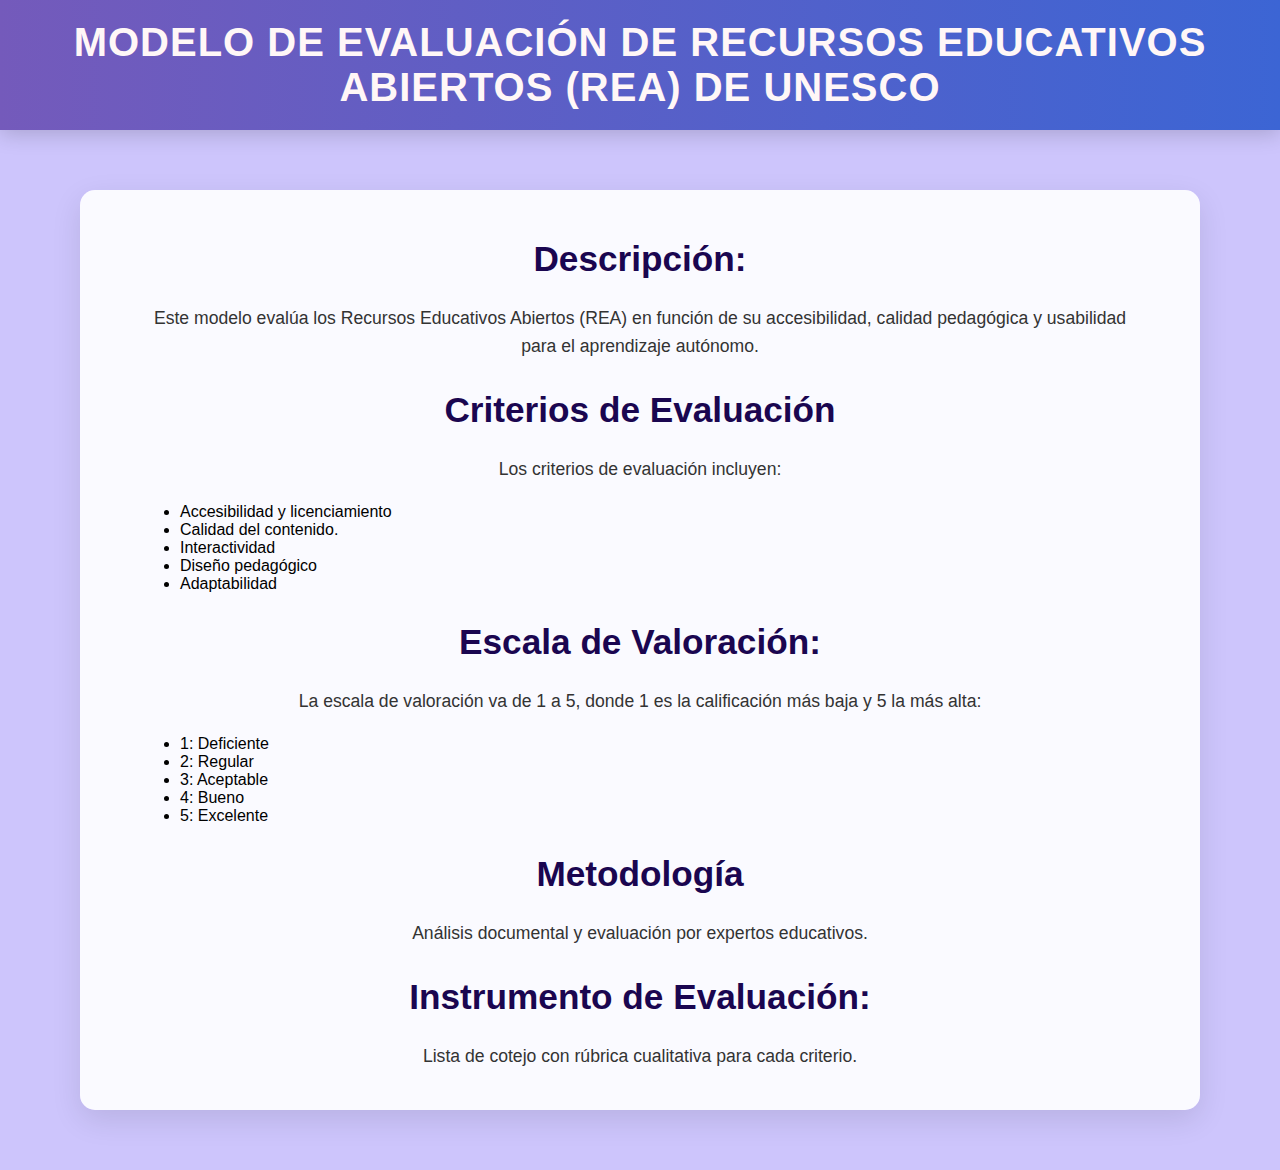
<file: model1.html>
<!DOCTYPE html>
<html lang="es">
<head>
    <meta charset="UTF-8">
    <meta name="viewport" content="width=device-width, initial-scale=1.0">
    <title>Modelo de Evaluación de Recursos Educativos Abiertos (REA) de UNESCO</title>
    <link rel="stylesheet" href="styles.css">
</head>
<body>

<header>
    <h1>Modelo de Evaluación de Recursos Educativos Abiertos (REA) de UNESCO</h1>
</header>

<section>
    <h2>Descripción:</h2>
    <p>Este modelo evalúa los Recursos Educativos Abiertos (REA) en función de su accesibilidad, calidad pedagógica y usabilidad para el aprendizaje autónomo.</p>

    <h2>Criterios de Evaluación</h2>
    <p>Los criterios de evaluación incluyen:</p>
    <ul>
        <li>Accesibilidad y licenciamiento</li>
        <li>Calidad del contenido.</li>
        <li>Interactividad</li>
        <li>Diseño pedagógico</li>
        <li>Adaptabilidad</li>
    </ul>

    <h2>Escala de Valoración:</h2>
    <p>La escala de valoración va de 1 a 5, donde 1 es la calificación más baja y 5 la más alta:</p>
    <ul>
        <li>1: Deficiente</li>
        <li>2: Regular</li>
        <li>3: Aceptable</li>
        <li>4: Bueno</li>
        <li>5: Excelente</li>
    </ul>

    <h2>Metodología</h2>
    <p>Análisis documental y evaluación por expertos educativos.</p>
    <h2>Instrumento de Evaluación:</h2>
    <p>Lista de cotejo con rúbrica cualitativa para cada criterio.</p>
</section>

</body>
</html>
</file>
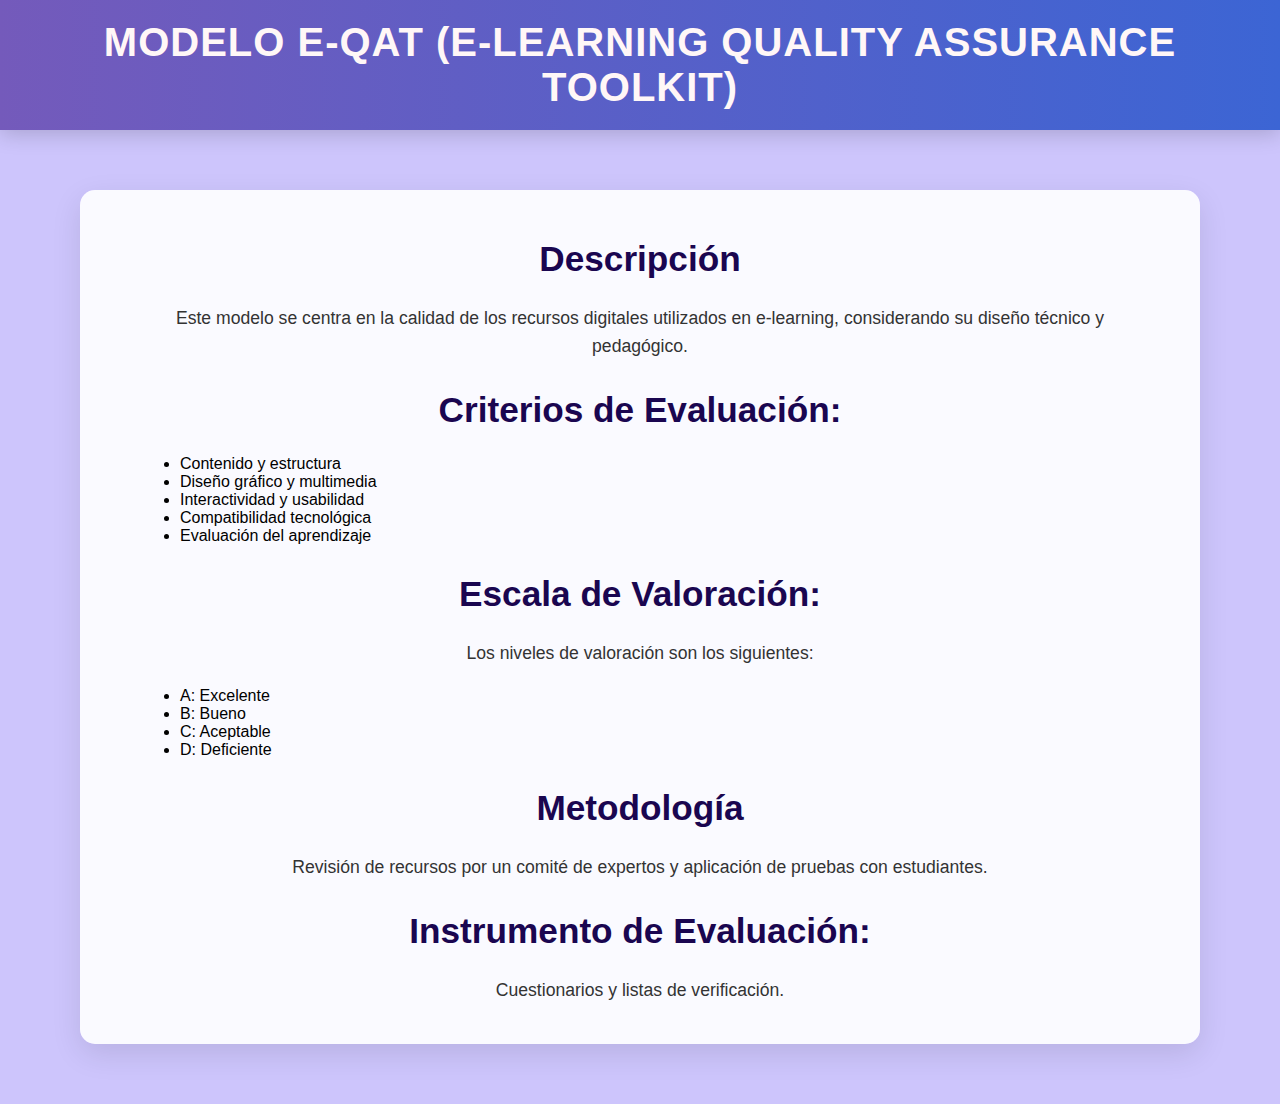
<file: model2.html>
<!DOCTYPE html>
<html lang="es">
<head>
    <meta charset="UTF-8">
    <meta name="viewport" content="width=device-width, initial-scale=1.0">
    <title>Modelo e-QAT (E-learning Quality Assurance Toolkit)</title>
    <link rel="stylesheet" href="styles.css">
</head>
<body>

<header>
    <h1>Modelo e-QAT (E-learning Quality Assurance Toolkit)</h1>
</header>

<section>
    <h2>Descripción</h2>
    <p>Este modelo se centra en la calidad de los recursos digitales utilizados en e-learning, considerando su diseño técnico y pedagógico.</p>

    <h2>Criterios de Evaluación:</h2>

    <ul>
        <li>Contenido y estructura</li>
        <li>Diseño gráfico y multimedia</li>
        <li>Interactividad y usabilidad</li>
        <li>Compatibilidad tecnológica</li>
        <li>Evaluación del aprendizaje</li>
    </ul>

    <h2>Escala de Valoración:</h2>
    <p>Los niveles de valoración son los siguientes:</p>
    <ul>
        <li>A: Excelente
        <li>B: Bueno</li>
        <li>C: Aceptable</li>
        <li>D: Deficiente</li>
    </ul>

    <h2>Metodología</h2>
    <p>Revisión de recursos por un comité de expertos y aplicación de pruebas con estudiantes.</p>
    <h2>Instrumento de Evaluación:</h2>
    <p>Cuestionarios y listas de verificación.</p>
</section>

</body>
</html>
</file>
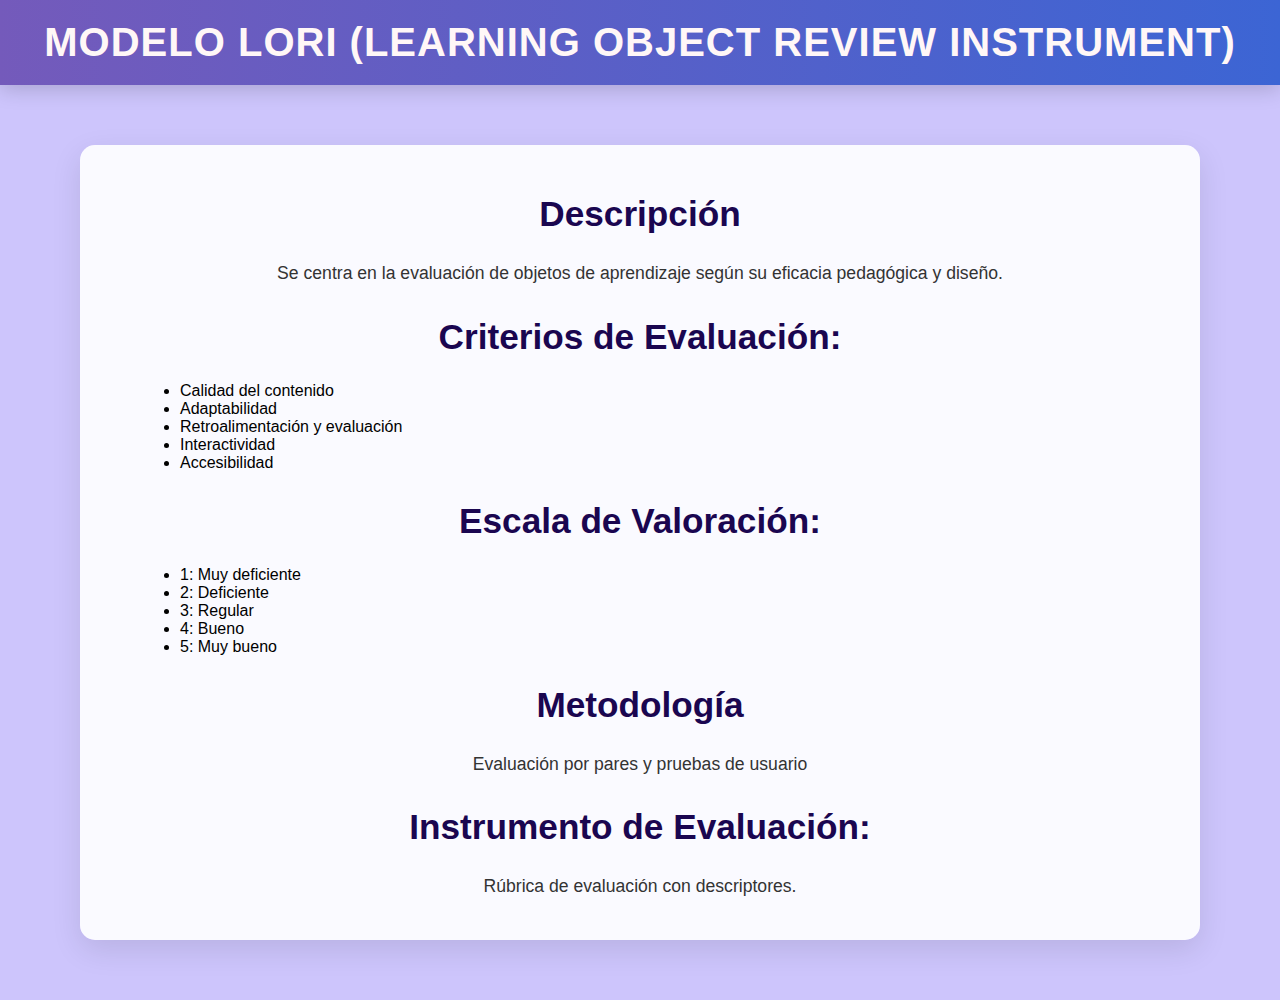
<file: model3.html>
<!DOCTYPE html>
<html lang="es">
<head>
    <meta charset="UTF-8">
    <meta name="viewport" content="width=device-width, initial-scale=1.0">
    <title>Modelo LORI (Learning Object Review Instrument)</title>
    <link rel="stylesheet" href="styles.css">
</head>
<body>

<header>
    <h1>Modelo LORI (Learning Object Review Instrument)</h1>
</header>

<section>
    <h2>Descripción</h2>
    <p>Se centra en la evaluación de objetos de aprendizaje según su eficacia pedagógica y diseño.</p>

    <h2>Criterios de Evaluación:</h2>
    <ul>
        <li>Calidad del contenido</li>
        <li>Adaptabilidad</li>
        <li>Retroalimentación y evaluación</li>
        <li>Interactividad</li>
        <li>Accesibilidad</li>
    </ul>

    <h2>Escala de Valoración:</h2>
    <ul>
        <li>1: Muy deficiente</li>
        <li>2: Deficiente</li>
        <li>3: Regular</li>
        <li>4: Bueno</li>
        <li>5: Muy bueno</li>
    </ul>

    <h2>Metodología</h2>
    <p>Evaluación por pares y pruebas de usuario</p>
    <h2>Instrumento de Evaluación:</h2>
    <p>Rúbrica de evaluación con descriptores.</p>

</section>


</body>
</html>
</file>
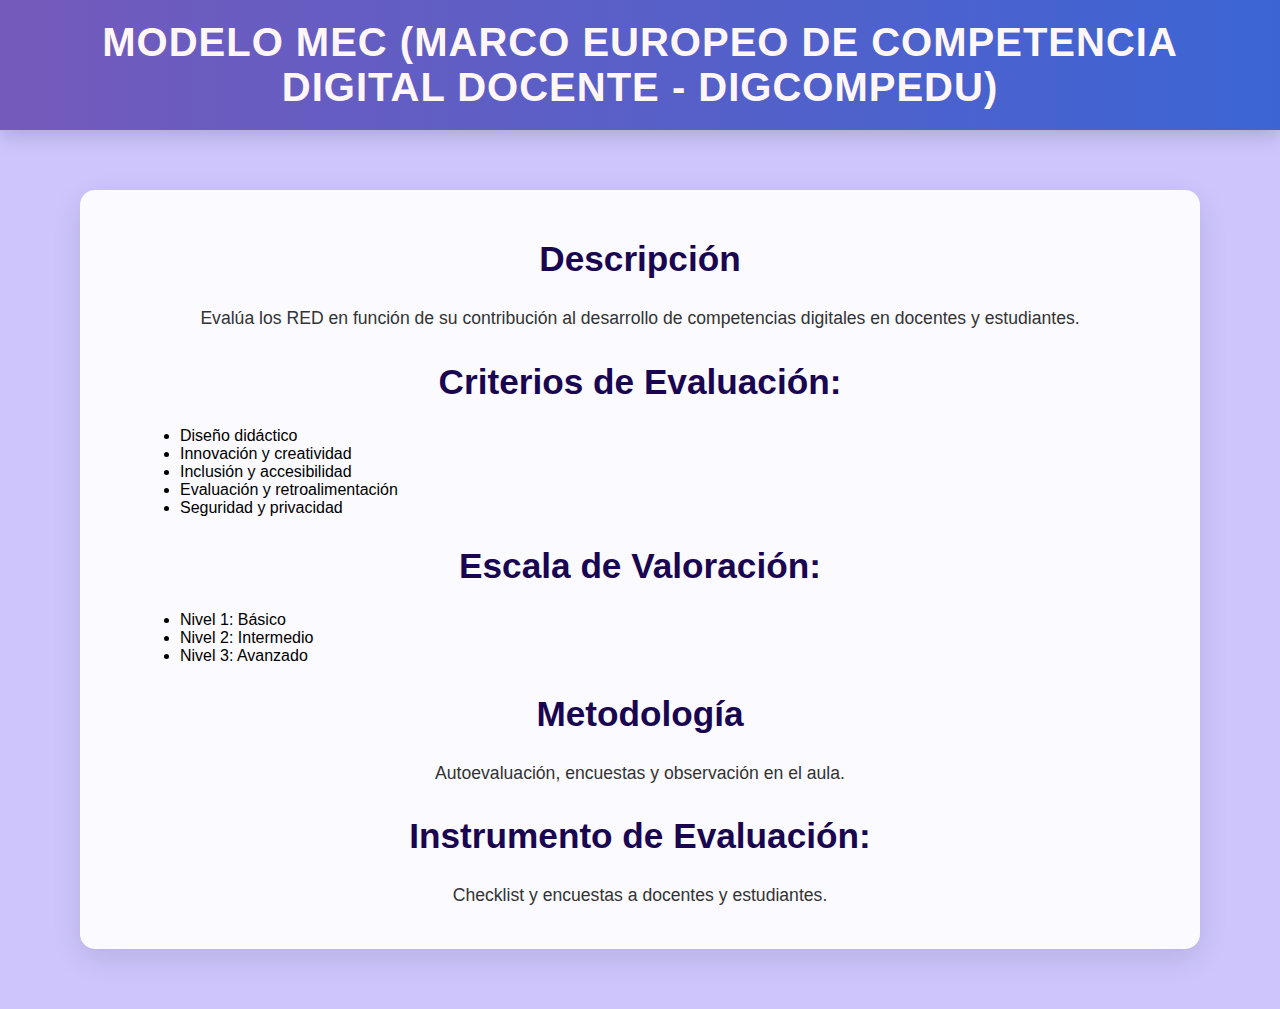
<file: model4.html>
<!DOCTYPE html>
<html lang="es">
<head>
    <meta charset="UTF-8">
    <meta name="viewport" content="width=device-width, initial-scale=1.0">
    <title>Modelo MEC (Marco Europeo de Competencia Digital Docente - DIGCOMPEDU)</title>
    <link rel="stylesheet" href="styles.css">
</head>
<body>

<header>
    <h1>Modelo MEC (Marco Europeo de Competencia Digital Docente - DIGCOMPEDU)</h1>
</header>

<section>
    <h2>Descripción</h2>
    <p>Evalúa los RED en función de su contribución al desarrollo de competencias digitales en docentes y estudiantes.</p>

    <h2>Criterios de Evaluación:</h2>
    <ul>
        <li>Diseño didáctico</li>
        <li>Innovación y creatividad</li>
        <li>Inclusión y accesibilidad</li>
        <li>Evaluación y retroalimentación</li>
        <li>Seguridad y privacidad</li>

    </ul>

    <h2>Escala de Valoración:</h2>
    <ul>
        <li>Nivel 1: Básico</li>
        <li>Nivel 2: Intermedio</li>
        <li>Nivel 3: Avanzado</li>
    </ul>

    <h2>Metodología</h2>
    <p>Autoevaluación, encuestas y observación en el aula.</p>
    <h2>Instrumento de Evaluación:</h2>
    <p>Checklist y encuestas a docentes y estudiantes.</p>

</section>

</body>
</html>
</file>
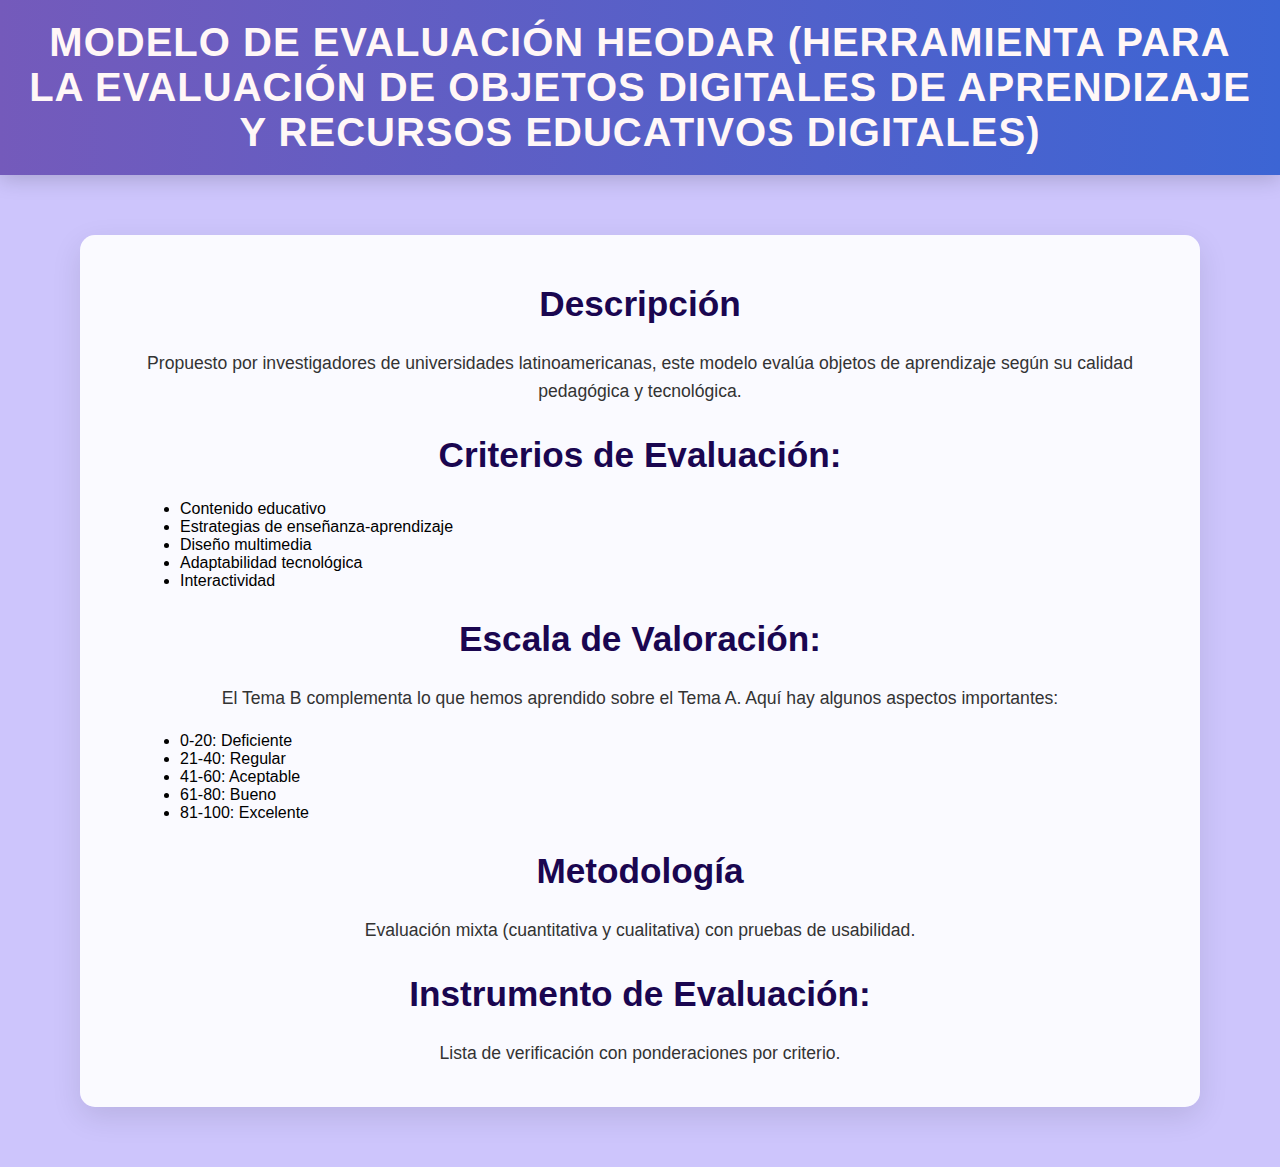
<file: model5.html>
<!DOCTYPE html>
<html lang="es">
<head>
    <meta charset="UTF-8">
    <meta name="viewport" content="width=device-width, initial-scale=1.0">
    <title>Modelo de Evaluación HEODAR (Herramienta para la Evaluación de Objetos Digitales de Aprendizaje y Recursos Educativos Digitales)</title>
    <link rel="stylesheet" href="styles.css">
</head>
<body>

<header>
    <h1>Modelo de Evaluación HEODAR (Herramienta para la Evaluación de Objetos Digitales de Aprendizaje y Recursos Educativos Digitales)</h1>
</header>

<section>
    <h2>Descripción</h2>
    <p>Propuesto por investigadores de universidades latinoamericanas, este modelo evalúa objetos de aprendizaje según su calidad pedagógica y tecnológica.</p>

    <h2>Criterios de Evaluación:</h2>
    <ul>
        <li>Contenido educativo</li>
        <li>Estrategias de enseñanza-aprendizaje</li>
        <li>Diseño multimedia</li>
        <li>Adaptabilidad tecnológica</li>
        <li>Interactividad</li>
    </ul>

    <h2>Escala de Valoración:</h2>
    <p>El Tema B complementa lo que hemos aprendido sobre el Tema A. Aquí hay algunos aspectos importantes:</p>
    <ul>
        <li>0-20: Deficiente</li>
        <li>21-40: Regular</li>
        <li>41-60: Aceptable</li>
        <li>61-80: Bueno</li>
        <li>81-100: Excelente</li>
    </ul>

    <h2>Metodología</h2>
    <p>Evaluación mixta (cuantitativa y cualitativa) con pruebas de usabilidad.</p>
    <h2>Instrumento de Evaluación:</h2>
    <p>Lista de verificación con ponderaciones por criterio.</p>
</section>

</body>
</html>
</file>
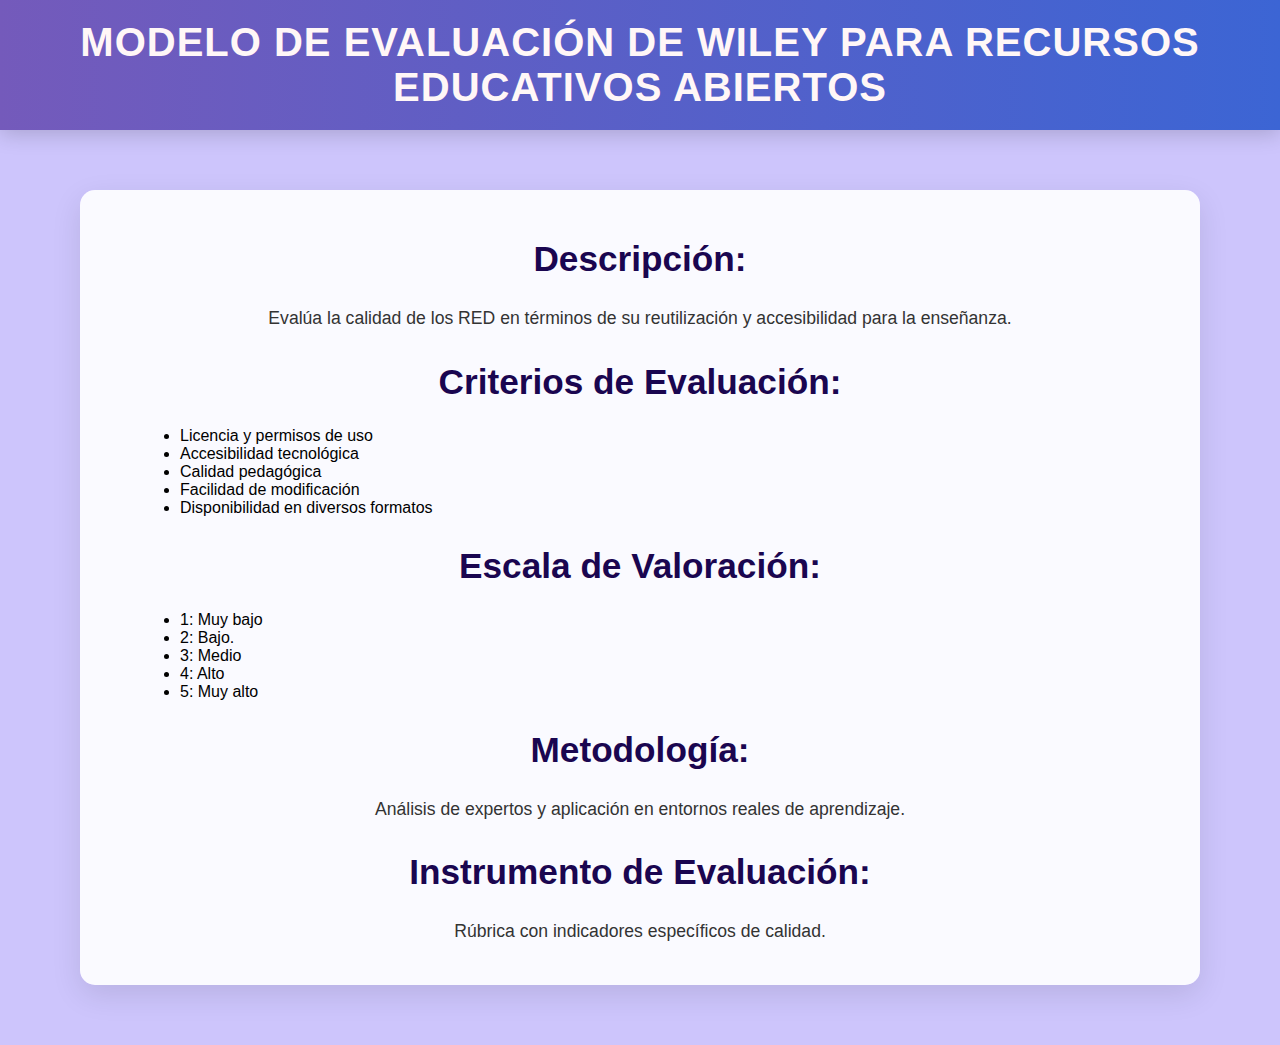
<file: model6.html>
<!DOCTYPE html>
<html lang="es">
<head>
    <meta charset="UTF-8">
    <meta name="viewport" content="width=device-width, initial-scale=1.0">
    <title>Modelo de Evaluación de Wiley para Recursos Educativos Abiertos</title>
    <link rel="stylesheet" href="styles.css">
</head>
<body>

<header>
    <h1>Modelo de Evaluación de Wiley para Recursos Educativos Abiertos</h1>
</header>

<section>
    <h2>Descripción:</h2>
    <p>Evalúa la calidad de los RED en términos de su reutilización y accesibilidad para la enseñanza.</p>

    <h2>Criterios de Evaluación:</h2>
    <ul>
        <li>Licencia y permisos de uso</li>
        <li>Accesibilidad tecnológica</li>
        <li>Calidad pedagógica</li>
        <li>Facilidad de modificación</li>
        <li>Disponibilidad en diversos formatos</li>
    </ul>

    <h2>Escala de Valoración:</h2>
    <ul>
        <li>1: Muy bajo</li>
        <li>2: Bajo.</li>
        <li>3: Medio</li>
        <li>4: Alto</li>
        <li>5: Muy alto</li>
    </ul>

    <h2>Metodología:</h2>
    <p>Análisis de expertos y aplicación en entornos reales de aprendizaje.</p>
    <h2>Instrumento de Evaluación:</h2>
    <p>Rúbrica con indicadores específicos de calidad.</p>
</section>
</body>
</html>
</file>
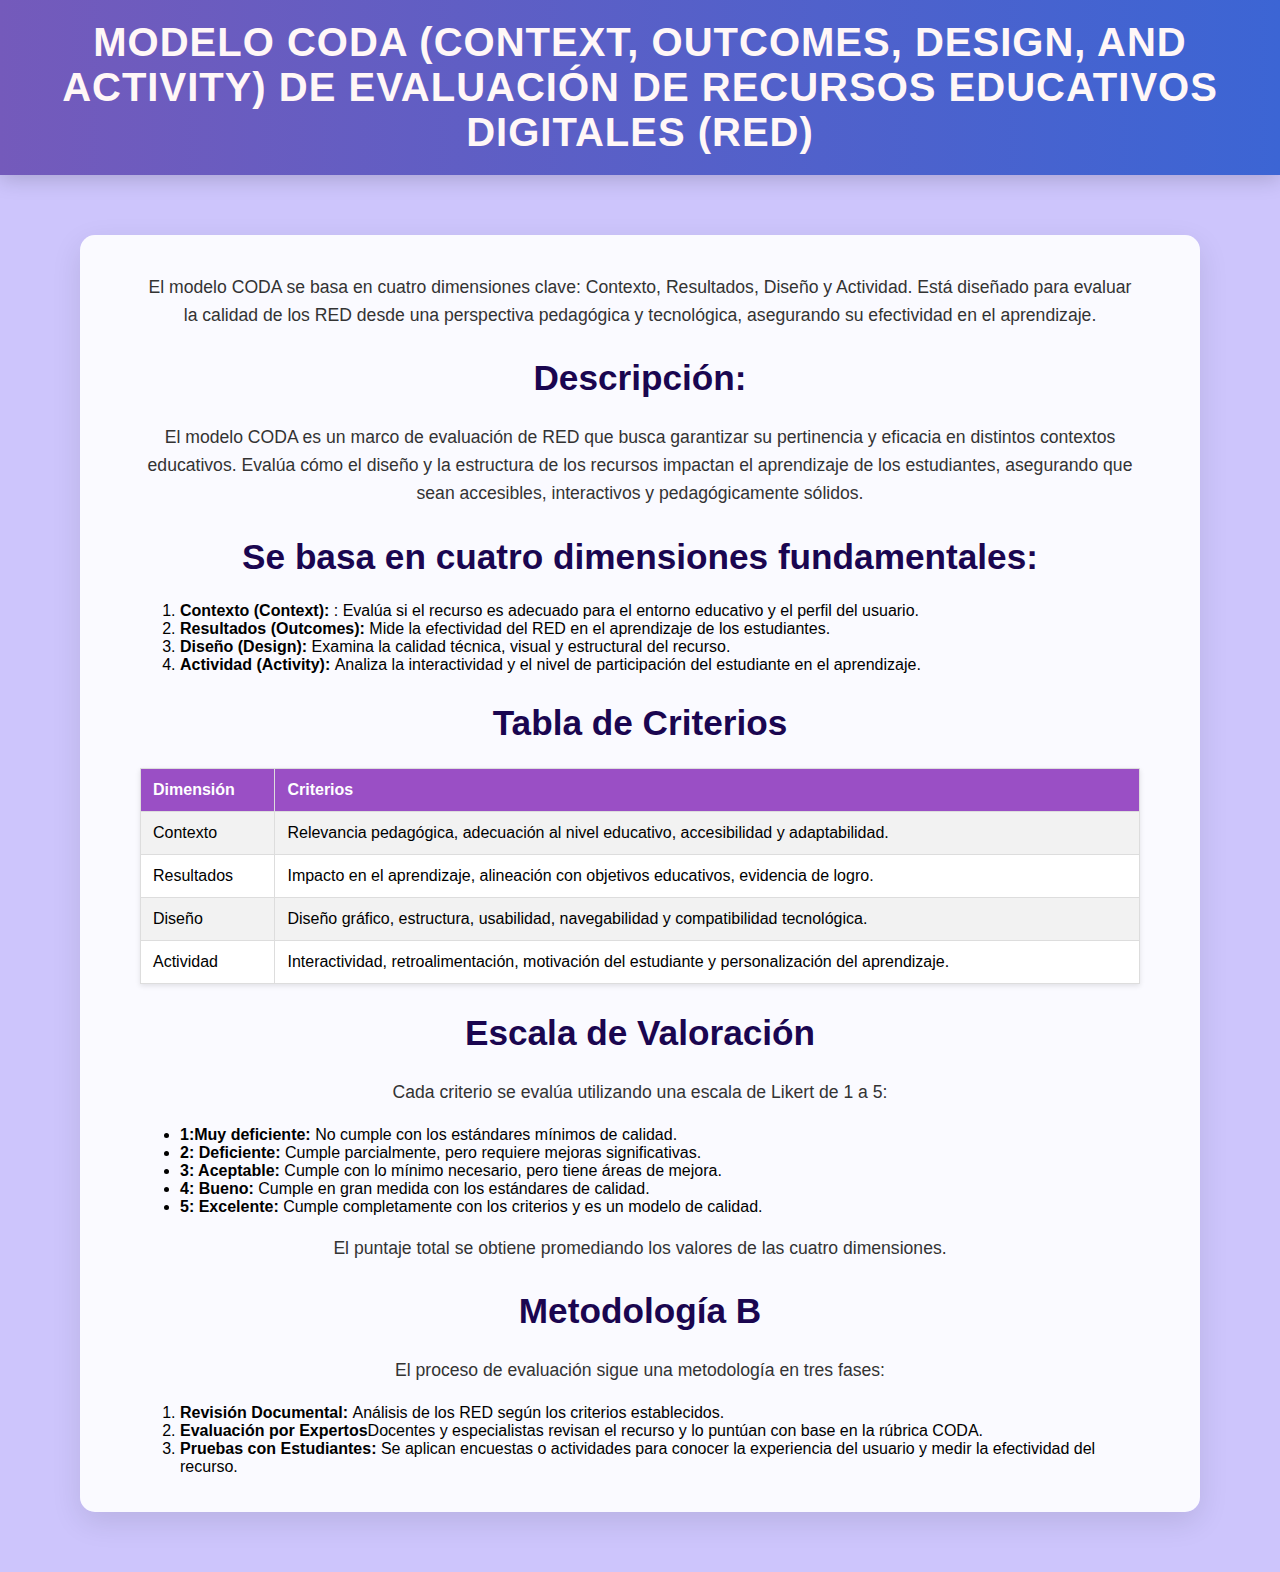
<file: model7.html>
<!DOCTYPE html>
<html lang="es">
<head>
    <meta charset="UTF-8">
    <meta name="viewport" content="width=device-width, initial-scale=1.0">
    <title>Modelo CODA (Context, Outcomes, Design, and Activity) de Evaluación de Recursos Educativos Digitales (RED)</title>
    <link rel="stylesheet" href="styles.css">        
</head>
<body>

<header>
    <h1>Modelo CODA (Context, Outcomes, Design, and Activity) de Evaluación de Recursos Educativos Digitales (RED)</h1>
</header>

<section>
    <p>El modelo CODA se basa en cuatro dimensiones clave: Contexto, Resultados, Diseño y Actividad. Está diseñado para evaluar la calidad de los RED desde una perspectiva pedagógica y tecnológica, asegurando su efectividad en el aprendizaje.</p>
    <h2>Descripción:</h2>
    <p>El modelo CODA es un marco de evaluación de RED que busca garantizar su pertinencia y eficacia en distintos contextos educativos. Evalúa cómo el diseño y la estructura de los recursos impactan el aprendizaje de los estudiantes, asegurando que sean accesibles, interactivos y pedagógicamente sólidos.</p>
    <h2>Se basa en cuatro dimensiones fundamentales:</h2>
    
    <ol>
        <li><b>Contexto (Context): </b>: Evalúa si el recurso es adecuado para el entorno educativo y el perfil del usuario.</li>
        <li><b>Resultados (Outcomes): </b>Mide la efectividad del RED en el aprendizaje de los estudiantes.</li>
        <li><b>Diseño (Design): </b>Examina la calidad técnica, visual y estructural del recurso.</li>
        <li><b>Actividad (Activity): </b>Analiza la interactividad y el nivel de participación del estudiante en el aprendizaje.</li>
        
    </ol>
    <h2>Tabla de Criterios</h2>
<table>
    <tr>
        <th>Dimensión</th>
        <th>Criterios</th>
    </tr>
    <tr>
        <td>Contexto</td>
        <td>Relevancia pedagógica, adecuación al nivel educativo, accesibilidad y adaptabilidad.</td>
    </tr>
    <tr>
        <td>Resultados</td>
        <td>Impacto en el aprendizaje, alineación con objetivos educativos, evidencia de logro.</td>
    </tr>
    <tr>
        <td>Diseño</td>
        <td>Diseño gráfico, estructura, usabilidad, navegabilidad y compatibilidad tecnológica.</td>
    </tr>
    <tr>
        <td>Actividad</td>
        <td>Interactividad, retroalimentación, motivación del estudiante y personalización del aprendizaje.</td>
    </tr>
</table>
<h2>Escala de Valoración</h2>
<p>Cada criterio se evalúa utilizando una escala de Likert de 1 a 5:</p>
<ul>
    <li><b>1:Muy deficiente: </b>No cumple con los estándares mínimos de calidad.</li>
    <li><b>2: Deficiente: </b>Cumple parcialmente, pero requiere mejoras significativas.</li>
    <li><b>3: Aceptable: </b>Cumple con lo mínimo necesario, pero tiene áreas de mejora.</li>
    <li><b>4: Bueno: </b>Cumple en gran medida con los estándares de calidad.</li>
    <li><b>5: Excelente: </b>Cumple completamente con los criterios y es un modelo de calidad.</li>
</ul>
<p>El puntaje total se obtiene promediando los valores de las cuatro dimensiones.</p>
    <h2>Metodología B</h2>
    <p>El proceso de evaluación sigue una metodología en tres fases:</p>
    <ol>
        <li><b>Revisión Documental: </b>Análisis de los RED según los criterios establecidos.</li>
        <li><b>Evaluación por Expertos</b>Docentes y especialistas revisan el recurso y lo puntúan con base en la rúbrica CODA.</li>
        <li><b>Pruebas con Estudiantes: </b>Se aplican encuestas o actividades para conocer la experiencia del usuario y medir la efectividad del recurso.</li>
    </ol>
</section>


</body>
</html>
</file>
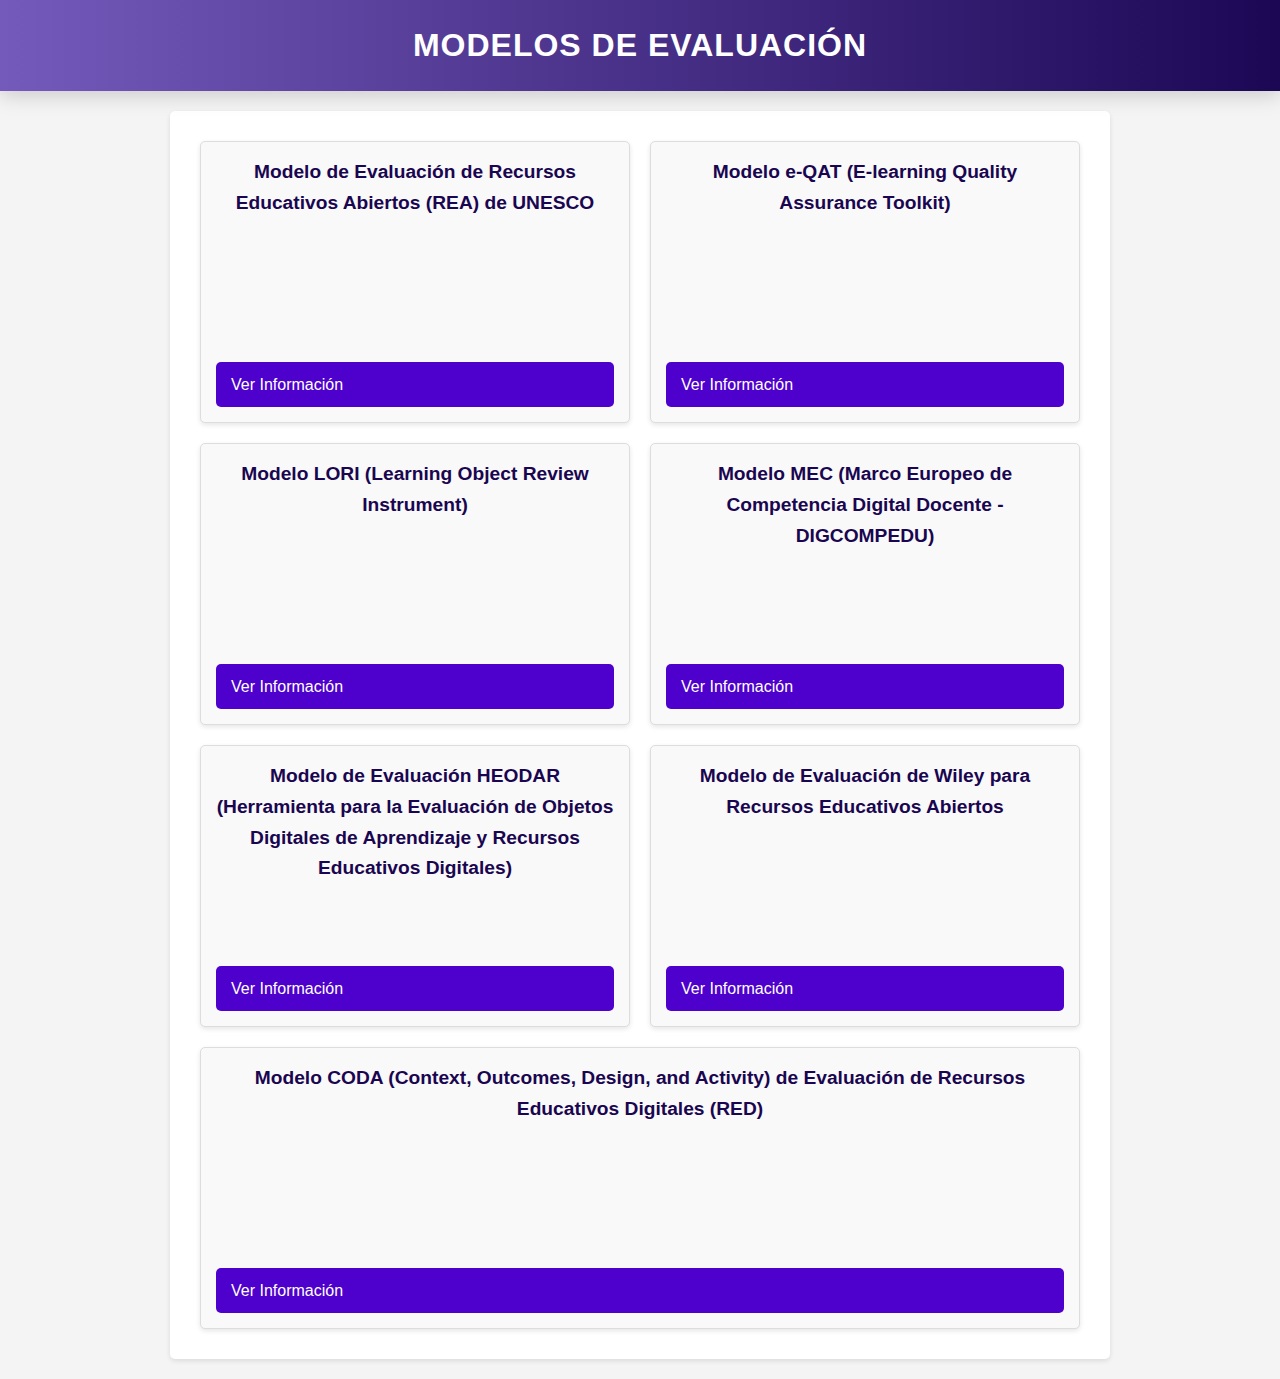
<file: modelos.html>
<!DOCTYPE html>
<html lang="es">
<head>
    <meta charset="UTF-8">
    <meta name="viewport" content="width=device-width, initial-scale=1.0">
    <title>Modelos de Evaluación</title>
    <link rel="stylesheet" href="styles.css"> <!-- Enlaza tu archivo CSS -->
    <style>
    body {
        font-family: Arial, sans-serif;
        line-height: 1.6;
        margin: 0;
        padding: 0;
        background-color: #f4f4f4;
    }
    header {
        background: linear-gradient(to right, #745abb, #1c0755);
        color: #fff;
        padding: 20px;
        text-align: center;
    }
    header h1 {
        margin: 0;
        font-size: 2em;
    }
    section {
        padding: 20px;
        margin: 20px auto;
        max-width: 900px; /* Limitar el ancho de la sección */
        background: #fff;
        border-radius: 5px;
        box-shadow: 0 2px 5px rgba(0, 0, 0, 0.1);
        text-align: center; /* Centrar el texto */
    }
    .promo-container {
        display: flex;
        flex-wrap: wrap;
        justify-content: center; /* Centrar los elementos dentro del contenedor */
    }
    .promo {
        background: #f9f9f9;
        border: 1px solid #ddd;
        border-radius: 5px;
        padding: 15px;
        margin: 10px;
        flex: 1 1 calc(30% - 20px);
        box-shadow: 0 2px 5px rgba(0, 0, 0, 0.1);
        transition: transform 0.3s;
        text-align: left; /* Alinear el texto a la izquierda dentro de cada promo */
        height: 250px; /* Establecer una altura fija para todos los elementos */
        display: flex;
        flex-direction: column; /* Para alinear el contenido verticalmente */
        justify-content: space-between; /* Espacio entre el título y el botón */
    }
    .promo:hover {
        transform: scale(1.05);
    }
    .promo h2 {
        font-size: 1.2em;
        margin: 0 0 10px;
    }
    .btn {
        display: inline-block;
        background:  #4e00cc;
        color: #fff;
        padding: 10px 15px;
        text-decoration: none;
        border-radius: 5px;
        transition: background 0.3s;
        margin-top: auto; /* Asegura que el botón esté al final del contenedor */
    }
    .btn:hover {
        background: #750099;
    }
</style>
</head>
<body>
    <header>
        <h1>Modelos de Evaluación</h1>
    </header>
    <section id="Modelos">
        <div class="promo-container">
            <div class="promo">
                <h2>Modelo de Evaluación de Recursos Educativos Abiertos (REA) de UNESCO</h2>
                <a href="model1.html" class="btn">Ver Información</a>
            </div>
            <div class="promo">
                <h2>Modelo e-QAT (E-learning Quality Assurance Toolkit)</h2>
                <a href="model2.html" class="btn">Ver Información</a>
            </div>
            <div class="promo">
                <h2>Modelo LORI (Learning Object Review Instrument)</h2>
                <a href="model3.html" class="btn">Ver Información</a>
            </div>
            <div class="promo">
                <h2>Modelo MEC (Marco Europeo de Competencia Digital Docente - DIGCOMPEDU)</h2>
                <a href="model4.html" class="btn">Ver Información</a>
            </div>
            <div class="promo">
                <h2>Modelo de Evaluación HEODAR (Herramienta para la Evaluación de Objetos Digitales de Aprendizaje y Recursos Educativos Digitales)</h2>
                <a href="model5.html" class="btn">Ver Información</a>
            </div>
            <div class="promo">
                <h2>Modelo de Evaluación de Wiley para Recursos Educativos Abiertos</h2>
                <a href="model6.html" class="btn">Ver Información</a>
            </div>
            <div class="promo">
                <h2>Modelo CODA (Context, Outcomes, Design, and Activity) de Evaluación de Recursos Educativos Digitales (RED)</h2>
                <a href="model7.html" class="btn">Ver Información</a>
            </div>
        </div>
    </section>
</body>
</html>
</file>
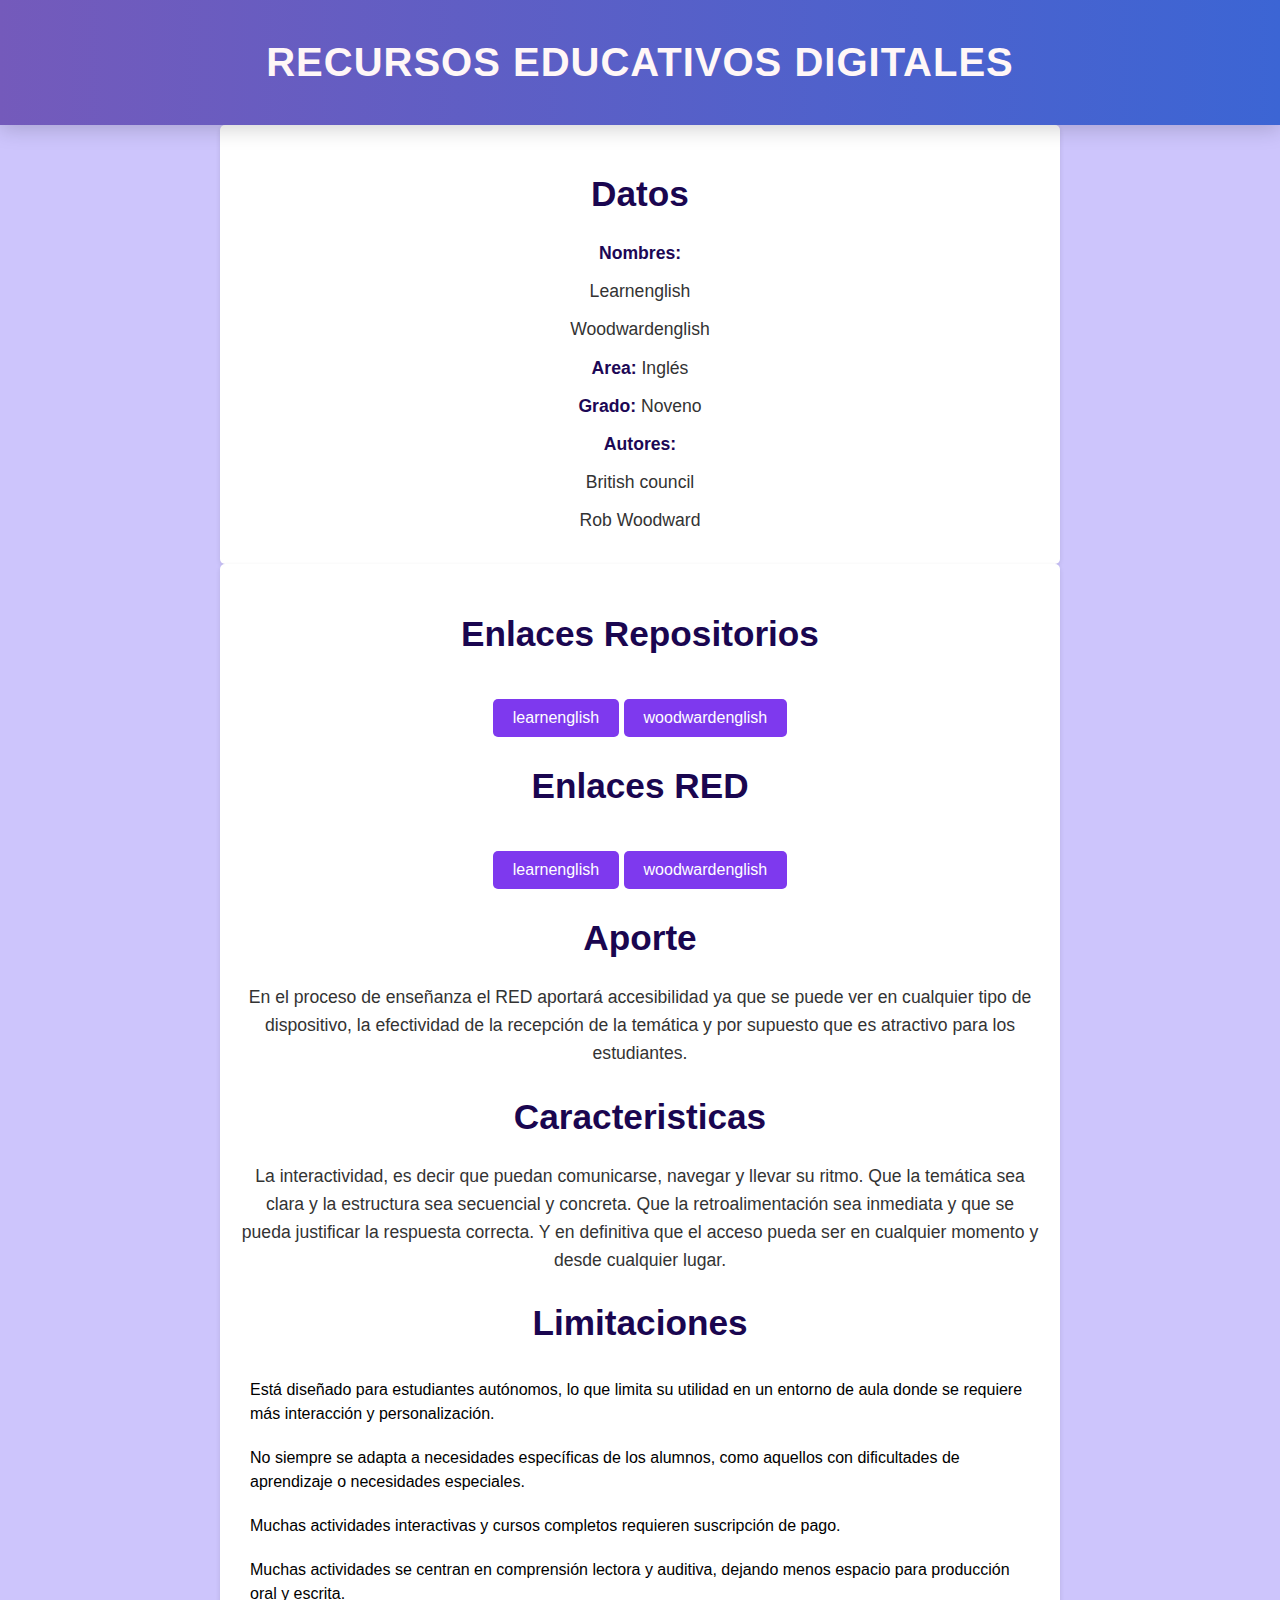
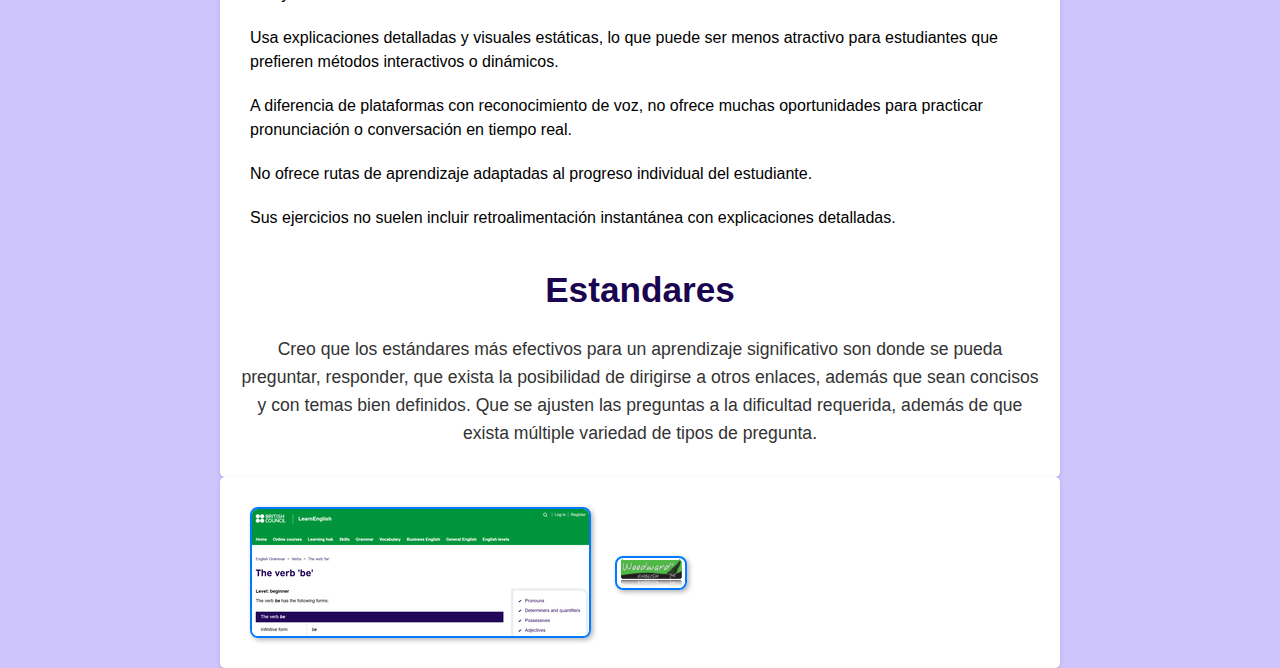
<file: recursos.html>
<!DOCTYPE html>
<html lang="es">
<head>
    <meta charset="UTF-8">
    <meta name="viewport" content="width=device-width, initial-scale=1.0">
    <title>Recursos Educativos Digitales</title>
    <link rel="stylesheet" href="styles.css">
</head>
<body>
    <style>
        header{
            padding: 40px;
        }
ul {
            list-style-type: none; /* Elimina los puntos de la lista */
            padding: 0; /* Elimina el padding por defecto */
            margin: 0; /* Elimina el margen por defecto */
        }
        li {
            margin-bottom: 10px; /* Espaciado entre los elementos de la lista */
            font-family: Arial, sans-serif; /* Cambia la fuente si lo deseas */
            font-size: 16px; /* Tamaño de la fuente */
            line-height: 1.5; /* Altura de línea para mejor legibilidad */
        }
        li {
            display: inline-block; /* Permite que los elementos de la lista se alineen horizontalmente */
            margin: 10px; /* Espaciado entre las imágenes */
        }
        img {
            max-width: 500px; /* Ajusta el tamaño máximo de la imagen */
            vertical-align: middle; /* Alinea la imagen verticalmente con el texto */
            border: 2px solid #007BFF; /* Borde azul alrededor de la imagen */
            border-radius: 8px; /* Esquinas redondeadas */
            box-shadow: 2px 2px 5px rgba(0, 0, 0, 0.3); /* Sombra sutil */
            transition: transform 0.3s, box-shadow 0.3s; /* Transición suave para efectos */
        }
        img:hover {
            transform: scale(1.1); /* Aumenta el tamaño de la imagen al pasar el mouse */
            box-shadow: 4px 4px 10px rgba(0, 0, 0, 0.5); /* Aumenta la sombra al pasar el mouse */
        }
        h1 {
            margin: 0;
            font-size: 2.5em;
        }
        section {
            padding: 20px;
            max-width: 800px;
            margin: auto;
            background-color: white;
            border-radius: 5px;
            box-shadow: 0 2px 5px rgba(0, 0, 0, 0.1);
        }
        p {
            line-height: 1.6;
            margin: 10px 0;
        
        }
        .button-container {
            text-align: center; /* Centra el contenido del contenedor */
            margin-top: 20px; /* Espaciado superior */
        }
        .button {
            background-color: #7e39ee; /* Color de fondo del botón */
            color: white; /* Color del texto */
            border: none; /* Sin borde */
            border-radius: 5px; /* Esquinas redondeadas */
            padding: 10px 20px; /* Espaciado interno */
            font-size: 16px; /* Tamaño de la fuente */
            cursor: pointer; /* Cambia el cursor al pasar sobre el botón */
            transition: background-color 0.3s; /* Transición suave para el color de fondo */
        }
        .button:hover {
            background-color: #750099; /* Color de fondo al pasar el mouse */
            transform: scale(1.1); 
        }
    </style>
    <header>
        <h1>Recursos Educativos Digitales</h1>
    </header>
    <main>
        <section class="cover">
            <h2>Datos</h2>
            <p><strong>Nombres:</strong> 
                <p>Learnenglish</p>
                <p>Woodwardenglish</p></p>
            <p><strong>Area: </strong> Inglés</p>
            <p><strong>Grado: </strong> Noveno</p>
            <p><strong>Autores:</strong> </p>
                <p>British council</p>
                <p>Rob Woodward</p>
    
        </section>
        <section>
            <h2>Enlaces Repositorios</h2>
            <div class="button-container">
                <a href="https://learnenglish.britishcouncil.org/" class="button">learnenglish</a>
                <a href="https://www.woodwardenglish.com/" class="button">woodwardenglish</a>
            </div>
         
            <h2>Enlaces RED</h2>
            <div class="button-container">
                <a href="https://learnenglish.britishcouncil.org/grammar/english-grammar-reference/verb-be"class="button">learnenglish</a>
                <a href="https://www.woodwardenglish.com/ingles-basico-to-be-explicado-en-espanol/"class="button">woodwardenglish</a>

            </div>
           
            <h2>Aporte</h2>
            <p>En el proceso de enseñanza el RED aportará accesibilidad ya que se puede ver en cualquier tipo de dispositivo, la efectividad de la recepción de la temática y por supuesto que es atractivo para los estudiantes.</p>
            <h2>Caracteristicas</h2>
            <p>La interactividad, es decir que puedan comunicarse, navegar y llevar su ritmo. Que la temática sea clara y la estructura sea secuencial y concreta. Que la retroalimentación sea inmediata y que se pueda justificar la respuesta correcta. Y en definitiva que el acceso pueda ser en cualquier momento y desde cualquier lugar.</p>
            <h2>Limitaciones</h2>
            <ul>
                <li>Está diseñado para estudiantes autónomos, lo que limita su utilidad en un entorno de aula donde se requiere más interacción y personalización.</li>
                <li>No siempre se adapta a necesidades específicas de los alumnos, como aquellos con dificultades de aprendizaje o necesidades especiales.</li>
                <li>Muchas actividades interactivas y cursos completos requieren suscripción de pago.</li>
                <li>Muchas actividades se centran en comprensión lectora y auditiva, dejando menos espacio para producción oral y escrita.</li>
                <li>Usa explicaciones detalladas y visuales estáticas, lo que puede ser menos atractivo para estudiantes que prefieren métodos interactivos o dinámicos.</li>
                <li>A diferencia de plataformas con reconocimiento de voz, no ofrece muchas oportunidades para practicar pronunciación o conversación en tiempo real.</li>
                <li>No ofrece rutas de aprendizaje adaptadas al progreso individual del estudiante.</li>
                <li>Sus ejercicios no suelen incluir retroalimentación instantánea con explicaciones detalladas.</li>
            </ul>
            <h2>Estandares</h2>
            <p>Creo que los estándares más efectivos para un aprendizaje significativo son donde se pueda preguntar, responder, que exista la posibilidad de dirigirse a otros enlaces, además que sean concisos y con temas bien definidos. Que se ajusten las preguntas a la dificultad requerida, además de que exista múltiple variedad de tipos de pregunta. </p>
        </section>
        <section>
            <ul>
                <li><img src="learn.png" alt=""></li>
                <li><img src="wood.gif" alt=""></li>
            </ul>
        </section>

        

    </main>
</body>
</html>
</file>
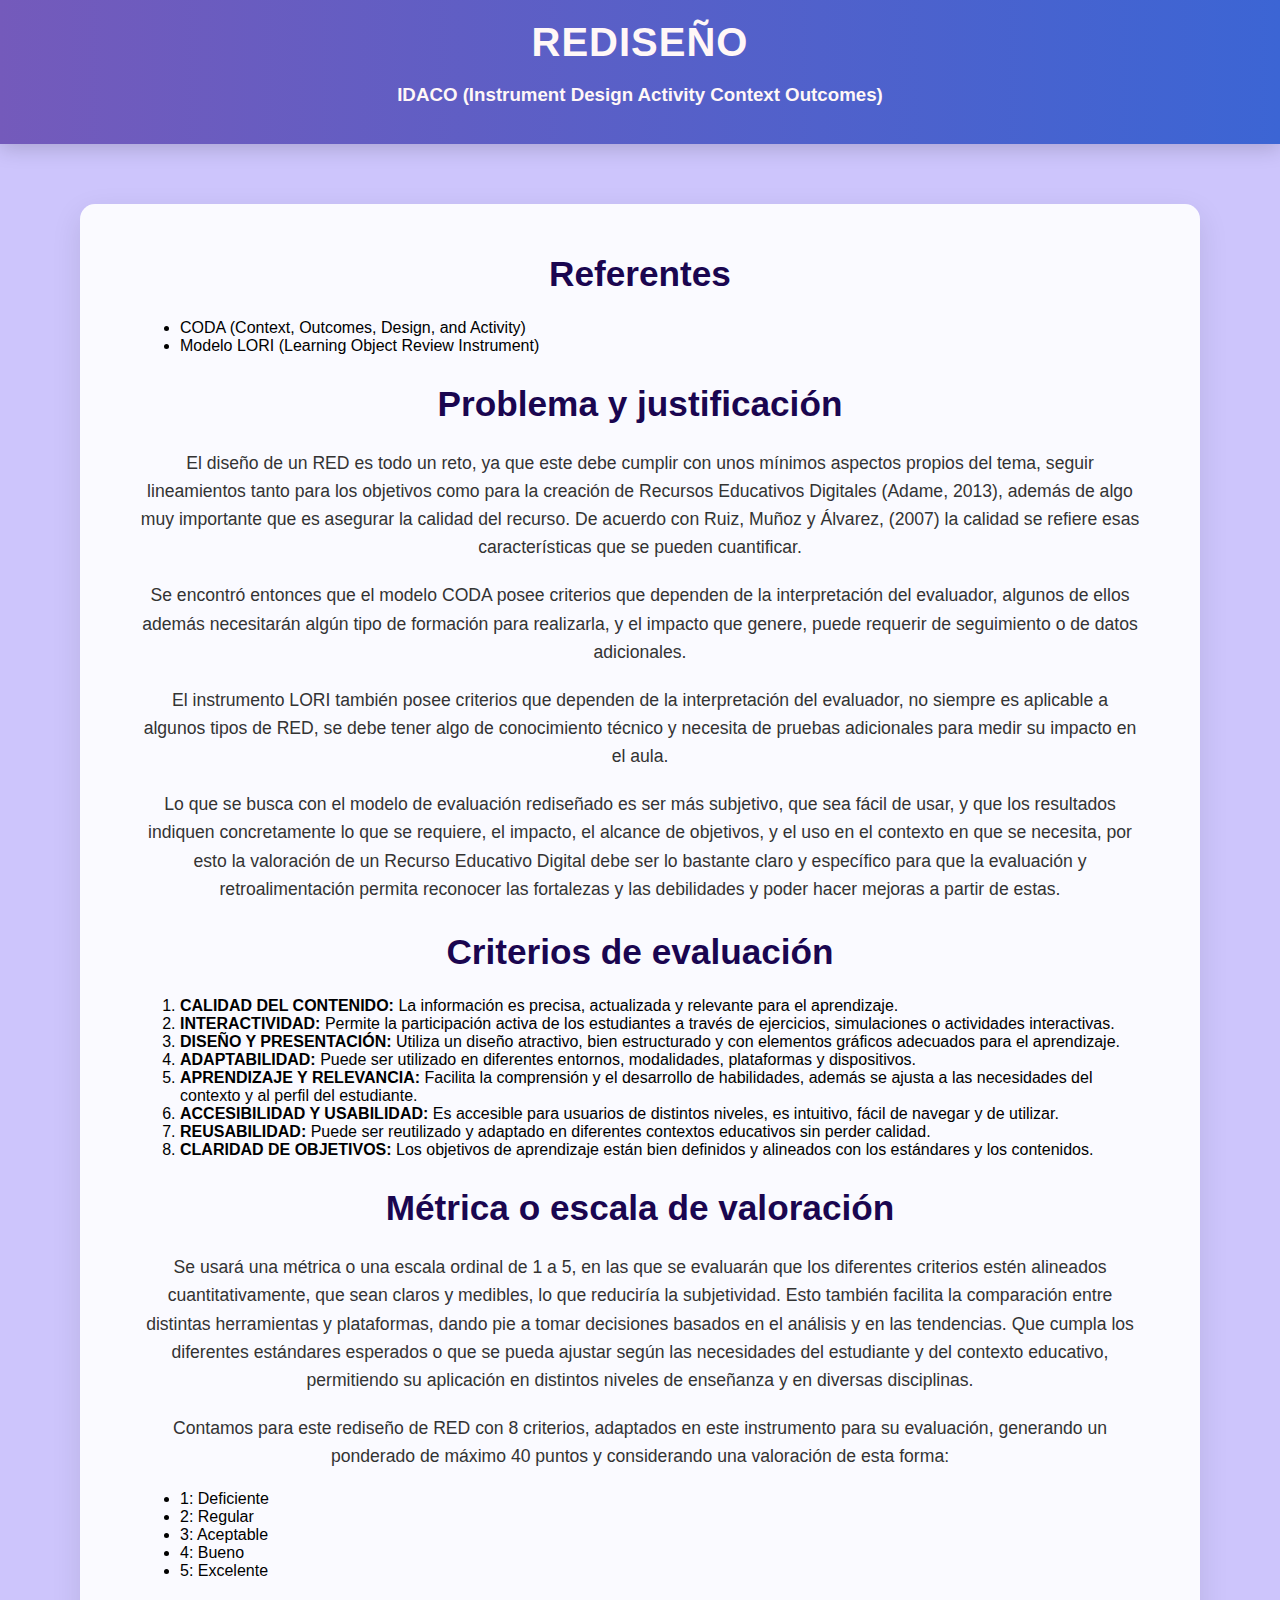
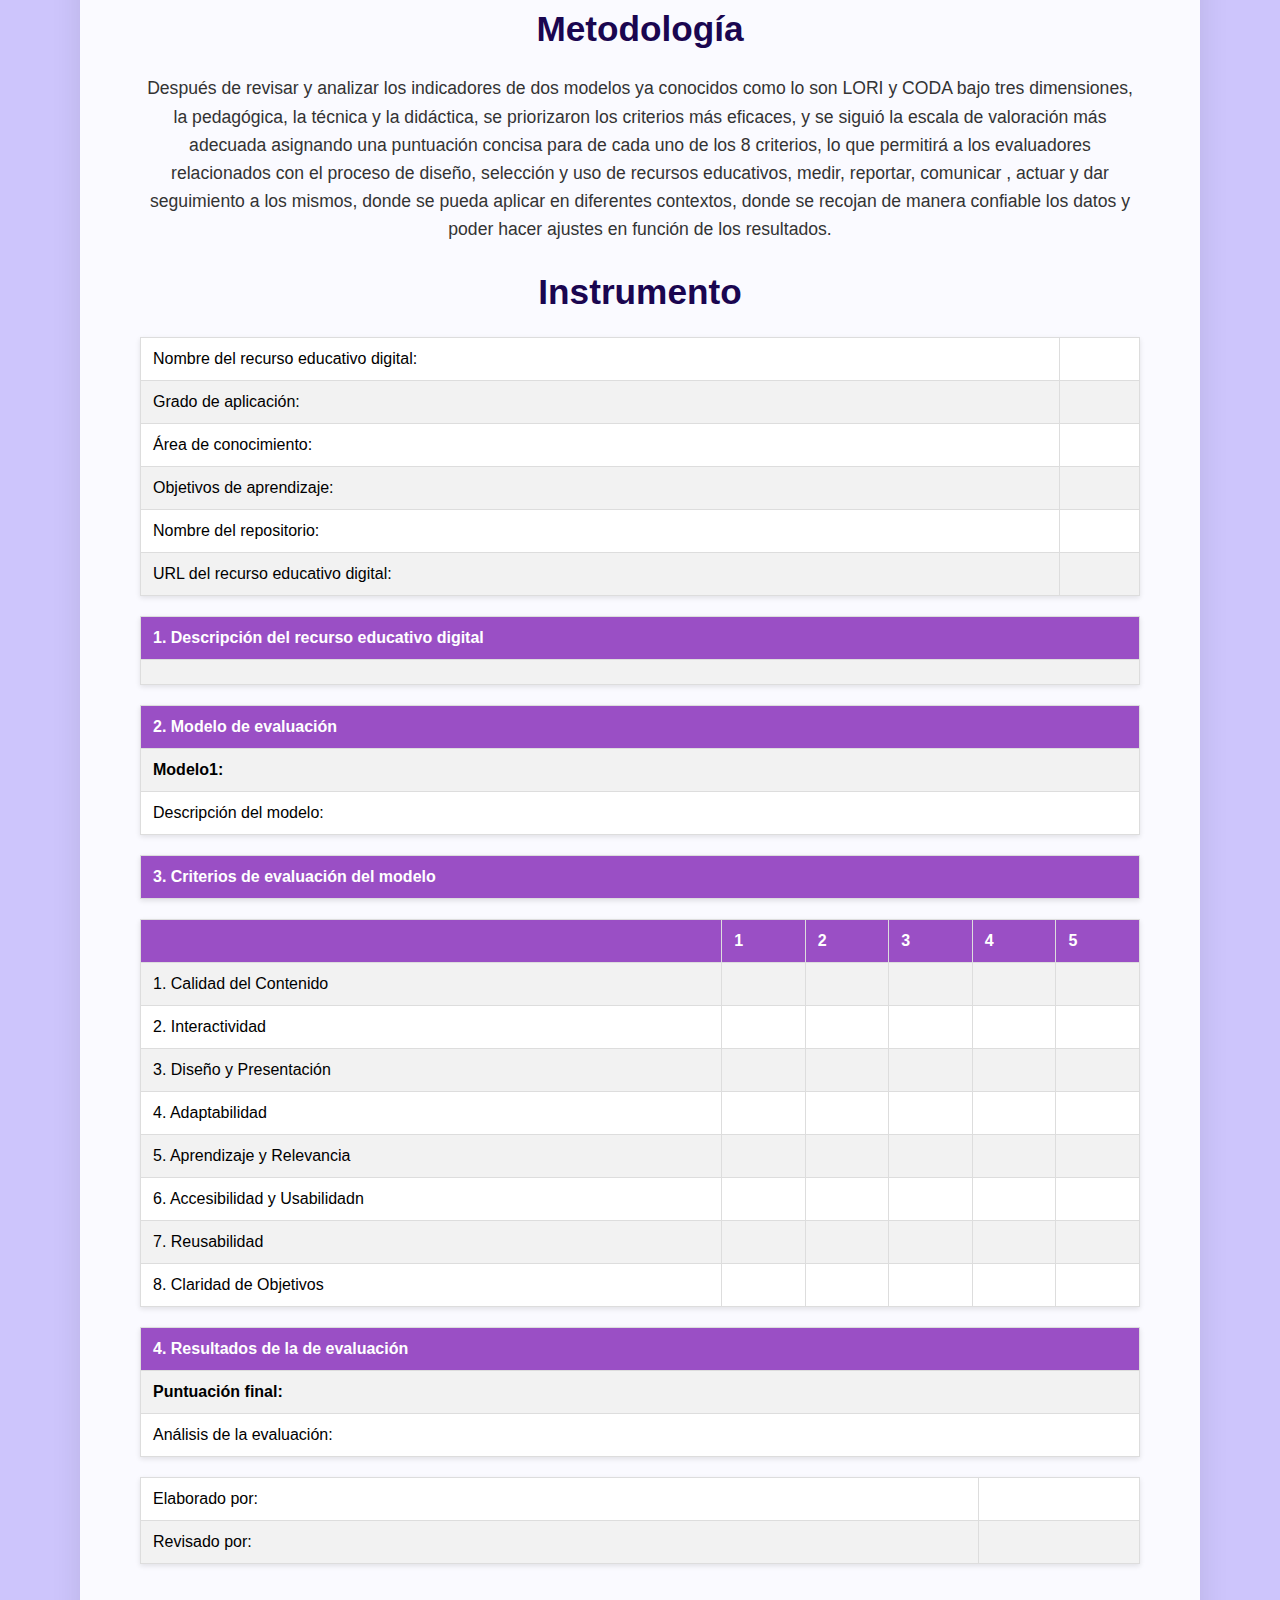
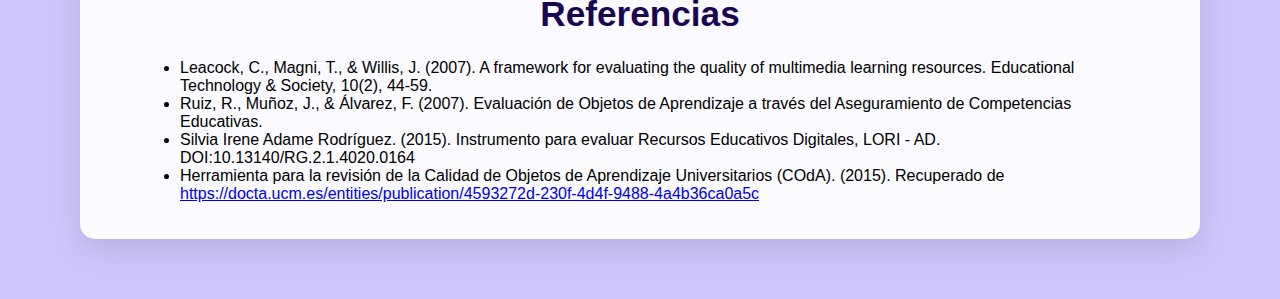
<file: Rediseño.html>
<!DOCTYPE html>
<html lang="en">
<head>
    <meta charset="UTF-8">
    <meta name="viewport" content="width=device-width, initial-scale=1.0">
    <title>Rediseño</title>
    <link rel="stylesheet" href="styles.css">
</head>
<body>
    <header>
        <h1>Rediseño</h1>
        <h3>IDACO (Instrument Design Activity Context Outcomes) </h3>
    </header>
    <section>
        <h2>Referentes</h2>
        <ul>
            <li>CODA (Context, Outcomes, Design, and Activity)</li>
            <li>Modelo LORI (Learning Object Review Instrument)</li>
        </ul>
        <h2>Problema y justificación</h2>
        <p>El diseño de un RED es todo un reto, ya que este debe cumplir con unos mínimos 
            aspectos propios del tema, seguir lineamientos tanto para los objetivos como para 
            la creación de Recursos Educativos Digitales (Adame, 2013), además de algo muy importante 
            que es asegurar la calidad del recurso. De acuerdo con Ruiz, Muñoz y Álvarez, 
            (2007) la calidad se refiere esas características que se pueden cuantificar. </p>
        <p>Se encontró entonces que el modelo CODA posee criterios que dependen de la
             interpretación del evaluador, algunos de ellos además necesitarán algún tipo de formación para realizarla, 
            y el impacto que genere, puede requerir de seguimiento o de datos adicionales.</p> 
        <p>El instrumento LORI también posee criterios que dependen de la interpretación del evaluador, 
            no siempre es aplicable a algunos tipos de RED, se debe tener algo de conocimiento técnico 
            y necesita de pruebas adicionales para medir su impacto en el aula.</p> 
        <p>Lo que se busca con el modelo de evaluación rediseñado es ser más subjetivo, que sea fácil de usar, y que los resultados indiquen concretamente lo que se requiere, el impacto, el alcance de objetivos, y el uso en el contexto en que se necesita, por esto la valoración de un Recurso Educativo Digital debe ser lo bastante claro y específico para que la evaluación y retroalimentación permita reconocer 
        las fortalezas y las debilidades y poder hacer mejoras a partir de estas.   </p>
        <h2>Criterios de evaluación</h2>
        <ol>
            <li><b>CALIDAD DEL CONTENIDO: </b>La información es precisa, actualizada y relevante para el aprendizaje.</li>
            <li><b>INTERACTIVIDAD:</b>	Permite la participación activa de los estudiantes a través de ejercicios, simulaciones o actividades interactivas.</li>
            <li><b>DISEÑO Y PRESENTACIÓN:</b> Utiliza un diseño atractivo, bien estructurado y con elementos gráficos adecuados para el aprendizaje.</li>
            <li><b>ADAPTABILIDAD:</b> Puede ser utilizado en diferentes entornos, modalidades, plataformas y dispositivos.</li>
            <li><b>APRENDIZAJE Y RELEVANCIA:</b> Facilita la comprensión y el desarrollo de habilidades, además se ajusta a las necesidades del contexto y al perfil del estudiante.</li>
            <li><b>ACCESIBILIDAD Y USABILIDAD:</b> Es accesible para usuarios de distintos niveles, es intuitivo, fácil de navegar y de utilizar.</li>
            <li><b>REUSABILIDAD:</b> Puede ser reutilizado y adaptado en diferentes contextos educativos sin perder calidad.</li>
            <li><b>CLARIDAD DE OBJETIVOS:</b> Los objetivos de aprendizaje están bien definidos y alineados con los estándares y los contenidos.</li>
        </ol>
    <h2>Métrica o escala de valoración</h2>
    <p>Se usará una métrica o una escala ordinal de 1 a 5, en las que se evaluarán que los diferentes criterios estén alineados 
        cuantitativamente, que sean claros y medibles, lo que reduciría la subjetividad. Esto también facilita la comparación entre 
        distintas herramientas y plataformas, dando pie a tomar decisiones basados en el análisis y en las tendencias. 
        Que cumpla los diferentes estándares esperados o que se pueda ajustar según las necesidades del estudiante y 
        del contexto educativo, permitiendo su aplicación en distintos niveles de enseñanza y en diversas disciplinas.</p>
        <p>Contamos para este rediseño de RED con 8 criterios, adaptados en este instrumento para su evaluación,
             generando un ponderado de máximo 40 puntos y considerando una valoración de esta forma:</p>
    <ul>
        <li>1: Deficiente</li>
        <li>2: Regular</li>
        <li>3: Aceptable</li>
        <li>4: Bueno</li>
        <li>5: Excelente</li>
    </ul>
    <h2>Metodología</h2>
    <p>Después de revisar y analizar los indicadores de dos modelos ya conocidos como lo son LORI y CODA bajo tres dimensiones,
         la pedagógica, la técnica y la didáctica, se priorizaron los criterios más eficaces, y se siguió
          la escala de valoración más adecuada asignando una puntuación concisa para de cada uno de los 8 criterios, 
          lo que permitirá a los evaluadores relacionados con  el  proceso  de  diseño,  selección  y  uso  de  recursos  
          educativos,  medir,  reportar, comunicar , actuar y dar seguimiento a los mismos, donde se pueda aplicar en diferentes contextos,
         donde se recojan de manera confiable los datos y poder hacer ajustes en función de los resultados.</p>
    <h2>Instrumento</h2>
    
    <table>
        <tr>
            <td>Nombre del recurso educativo digital:</td>
            <td>
                                                                
            </td>
        </tr>
        <tr>
            <td>Grado de aplicación:</td>
            <td>

            </td>
        </tr>
        <tr>
            <td>Área de conocimiento:</td>
            <td>

            </td>
        </tr>
        <tr>
            <td>Objetivos de aprendizaje:</td>
            <td>

            </td>
        </tr>
        <tr>
            <td>Nombre del repositorio:</td>
            <td> 

            </td>
        </tr>
        <tr>
            <td>URL del recurso educativo digital:</td>
            <td>

            </td>
    </table>

    <table>
        <tr>
            <th>1.	Descripción del recurso educativo digital</th>
        </tr>
        <tr>
            <td>

            </td>
        </tr>
    </table>

    <table>
        <tr>
            <th>2.	Modelo de evaluación </th>
        </tr>
        <tr>
            <td><b>Modelo1:</b></td>
        </tr>
        <tr>
            <td>Descripción del modelo: </td>
        </tr>
    </table>

    <table>
        <tr>
            <th>3.	Criterios de evaluación del modelo</th>
        </tr>

    </table>

    <table>
        <tr>
            <th>

            </th>
            <th>1</th>
            <th>2</th>
            <th>3</th>
            <th>4</th>
            <th>5</th>
        </tr>
        <tr>
            <td>1. Calidad del Contenido</td>
            <td>

            </td>
            <td>
                
            </td>
            <td>
                
            </td>
            <td>
                
            </td>
            <td>
                
            </td>
        </tr>
        <tr>
            <td>2. Interactividad </td>
            <td>

            </td>
            <td>
                
            </td>
            <td>
                
            </td>
            <td>
                
            </td>
            <td>
                
            </td>
        </tr>
        <tr>
            <td>3. Diseño y Presentación</td>
            <td>

            </td>
            <td>
                
            </td>
            <td>
                
            </td>
            <td>
                
            </td>
            <td>
                
            </td>
        </tr>
        <tr>
            <td>4. Adaptabilidad</td>
            <td>

            </td>
            <td>
                
            </td>
            <td>
                
            </td>
            <td>
                
            </td>
            <td>
                
            </td>
        </tr>
        <tr>
            <td>5. Aprendizaje y Relevancia</td>
            <td>

            </td>
            <td>
                
            </td>
            <td>
                
            </td>
            <td>
                
            </td>
            <td>
                
            </td>
        </tr>
        <tr>
            <td>6. Accesibilidad y Usabilidadn</td>
            <td>

            </td>
            <td>
                
            </td>
            <td>
                
            </td>
            <td>
                
            </td>
            <td>
                
            </td>
        </tr>
        <tr>
            <td>7. Reusabilidad</td>
            <td>

            </td>
            <td>
                
            </td>
            <td>
                
            </td>
            <td>
                
            </td>
            <td>
                
            </td>
        <tr>
            <td>8. Claridad de Objetivos</td>
            <td>

            </td>
            <td>
                
            </td>
            <td>
                
            </td>
            <td>
                
            </td>
            <td>
                
            </td>
        </tr>
    </table>

    <table>
        <tr>
            <th>4.	Resultados de la de evaluación</th>
        </tr>
        <tr>
            <td>
                <b>Puntuación final: </b>
            </td>
        </tr>
        <tr>
            <td>Análisis de la evaluación:</td>
        </tr>
    </table>
    <table>
        <tr>
            <td>Elaborado por:</td>
            <td>
                                                                
            </td>
        </tr>
        <tr>
            <td>Revisado por:</td>
            <td>

            </td>
        </tr>

    </table>

    

    <h2>Referencias</h2>
    <ul>
        <li>Leacock, C., Magni, T., & Willis, J. (2007). A framework for evaluating the quality of multimedia learning resources. Educational Technology & Society, 10(2), 44-59.</li>
        <li>Ruiz, R., Muñoz, J., & Álvarez, F. (2007). Evaluación de Objetos de Aprendizaje a través del Aseguramiento de Competencias Educativas.   </li>
        <li>Silvia Irene Adame Rodríguez. (2015). Instrumento para evaluar Recursos Educativos Digitales, LORI - AD. DOI:10.13140/RG.2.1.4020.0164</li>
        <li>Herramienta para la revisión de la Calidad de Objetos de Aprendizaje Universitarios (COdA). (2015). Recuperado de <a href="https://docta.ucm.es/entities/publication/4593272d-230f-4d4f-9488-4a4b36ca0a5c">https://docta.ucm.es/entities/publication/4593272d-230f-4d4f-9488-4a4b36ca0a5c</a></li>
    </ul>
    </section>
</body>
</html>
</file>
<file: styles.css>
body {
    background-color: #cdc5fc;
    padding: 20px;
    background-size: 60px 60px;
    font-family: 'Poppins', sans-serif;
    margin: 0;
    padding: 0;
    overflow: auto;
    color: #000000;
}
header {
    background: linear-gradient(to right, #745abb, #3c65d4);
    color: #fff7f7;
    text-align: center;
    padding: 20px;
    box-shadow: 0 4px 20px rgba(0, 0, 0, 0.178);
    position: relative;
}
h1 {
    margin: 0;
    font-size: 2.5em;
    font-family: 'Montserrat', sans-serif;
    font-weight: 700;
    text-transform: uppercase;
    letter-spacing: 1px;
}
.button {
    background-color: #4e00cc;
    color: white;
    border: none;
    padding: 10px 20px;
    text-align: center;
    text-decoration: none;
    display: inline-block;
    font-size: 1.2em;
    margin-top: 20px;
    cursor: pointer;
    border-radius: 5px;
    transition: background-color 0.3s;
}
.button:hover {
    background-color: #750099;
}
section {
    margin: 60px 80px;
    background-color: rgba(255, 255, 255, 0.9);
    padding:20px 60px;
    border-radius: 15px;
    box-shadow: 0 10px 30px rgba(0, 0, 0, 0.1);
    max-width: 1200px;
}
.promo-container {
    display: flex;
    justify-content: space-around;
    flex-wrap: wrap;
}
.promo {
    background-color: white;
    border: 1px solid #ddd;
    border-radius: 5px;
    padding: 20px;
    margin: 10px;
    width: 300px;
    text-align: center;
    box-shadow: 0 2px 5px rgba(0, 0, 0, 0.1);
    display: flex;
    flex-direction: column;
    justify-content: space-between; /* Asegura que el botón esté en la parte inferior */
    height: 200px; /* Ajusta la altura según sea necesario */
}
.promo h2 {
    margin: 0 0 10px;
    flex-grow: 1; /* Permite que el título ocupe el espacio disponible */
}
.btn {
    background-color: #4e00cc;
    color: white;
    padding: 10px 15px;
    text-decoration: none;
    border-radius: 5px;
    transition: background-color 0.3s;
}
.btn:hover {
    background-color: #750099;
    transform: scale(1.1); 
}
table {
    width: 100%;
    border-collapse: collapse;
    margin: 20px 0;
    background-color: white;
    box-shadow: 0 2px 5px rgba(0, 0, 0, 0.1);
}
th, td {
    padding: 12px;
    text-align: left;
    border: 1px solid #ddd;
}
th {
    background-color: #9a4fc5;
    color: white;
}
tr:nth-child(even) {
    background-color: #f2f2f2;
}
p {
    text-align: center;
    font-size: 1.1em;
    line-height: 1.6;
    color: #333;
    margin-bottom: 20px;
}
strong {
    color: #1c0755;
    font-weight: 600;
}
h2 {
    font-size: 2.2em;
    color: #1a0650;
    margin-bottom: 25px;
    text-align: center;
    font-family: 'Montserrat', sans-serif;
    font-weight: 700;
}
</file>
